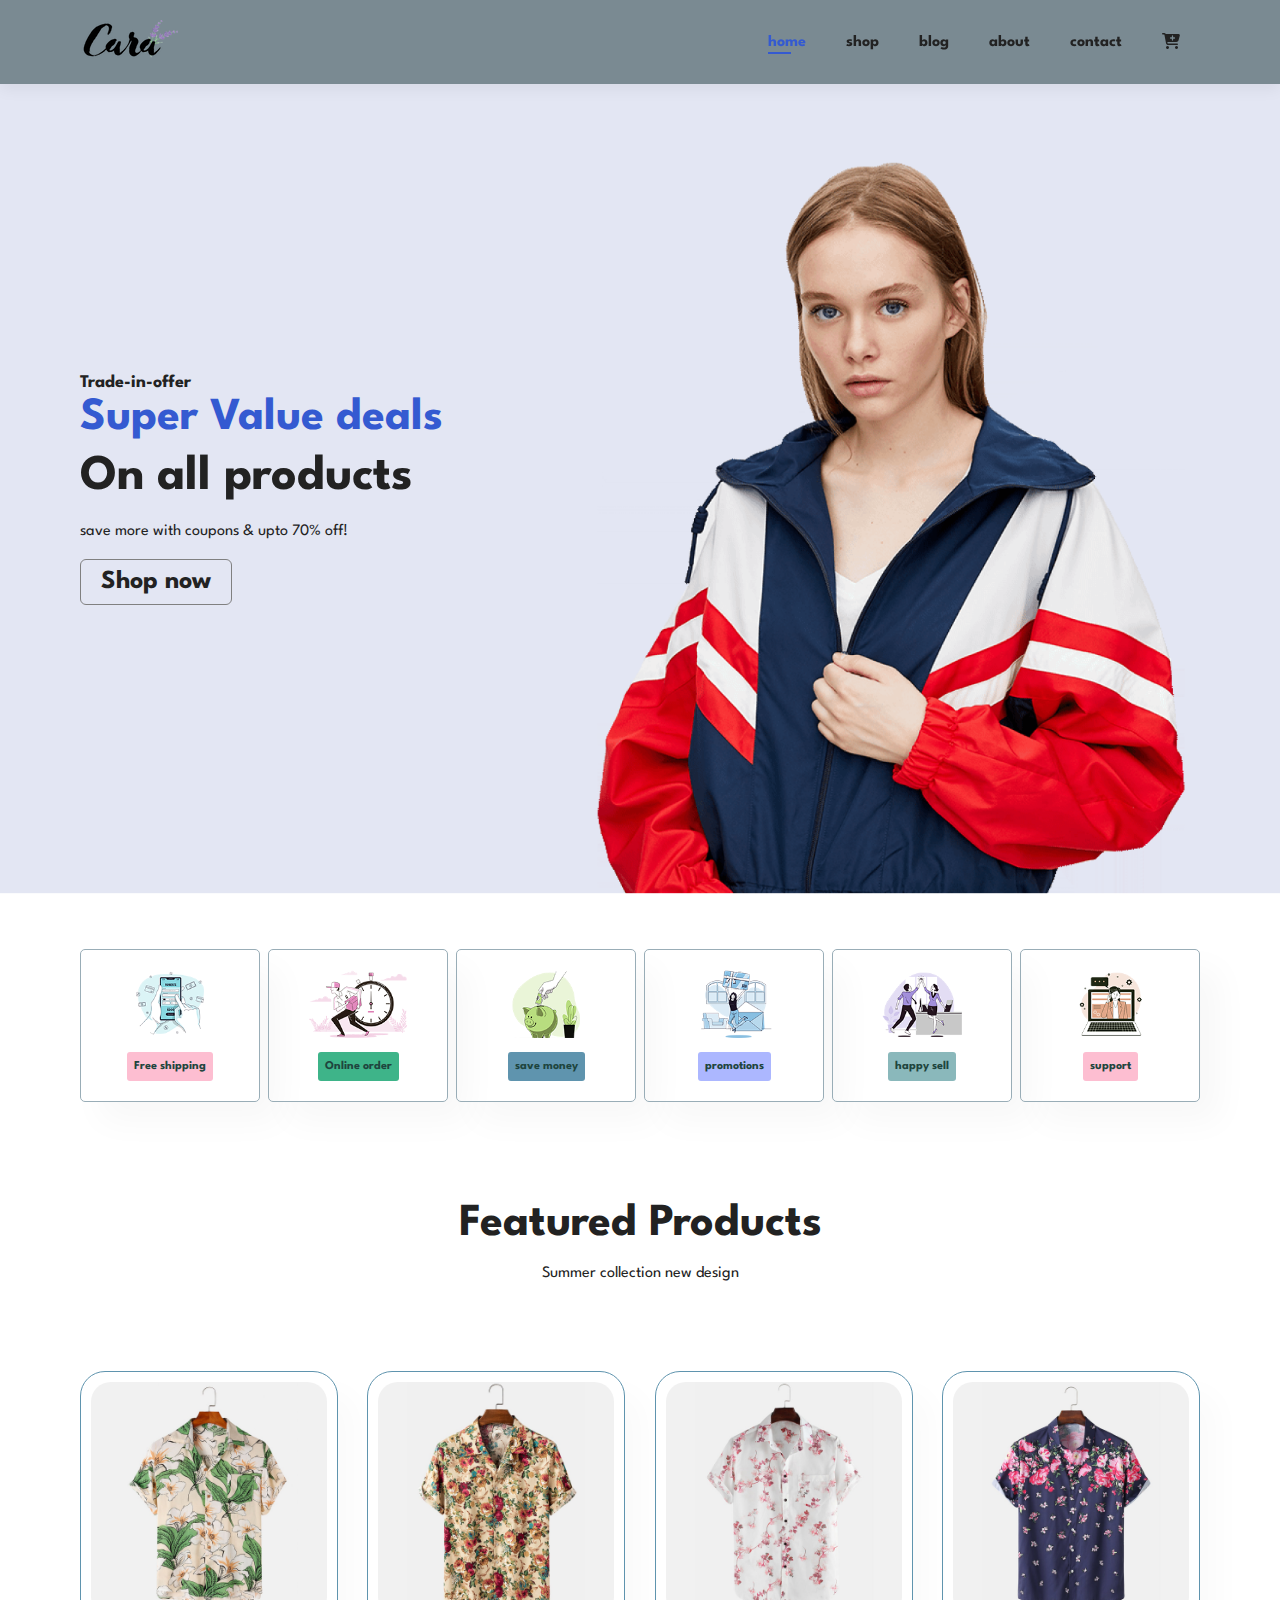
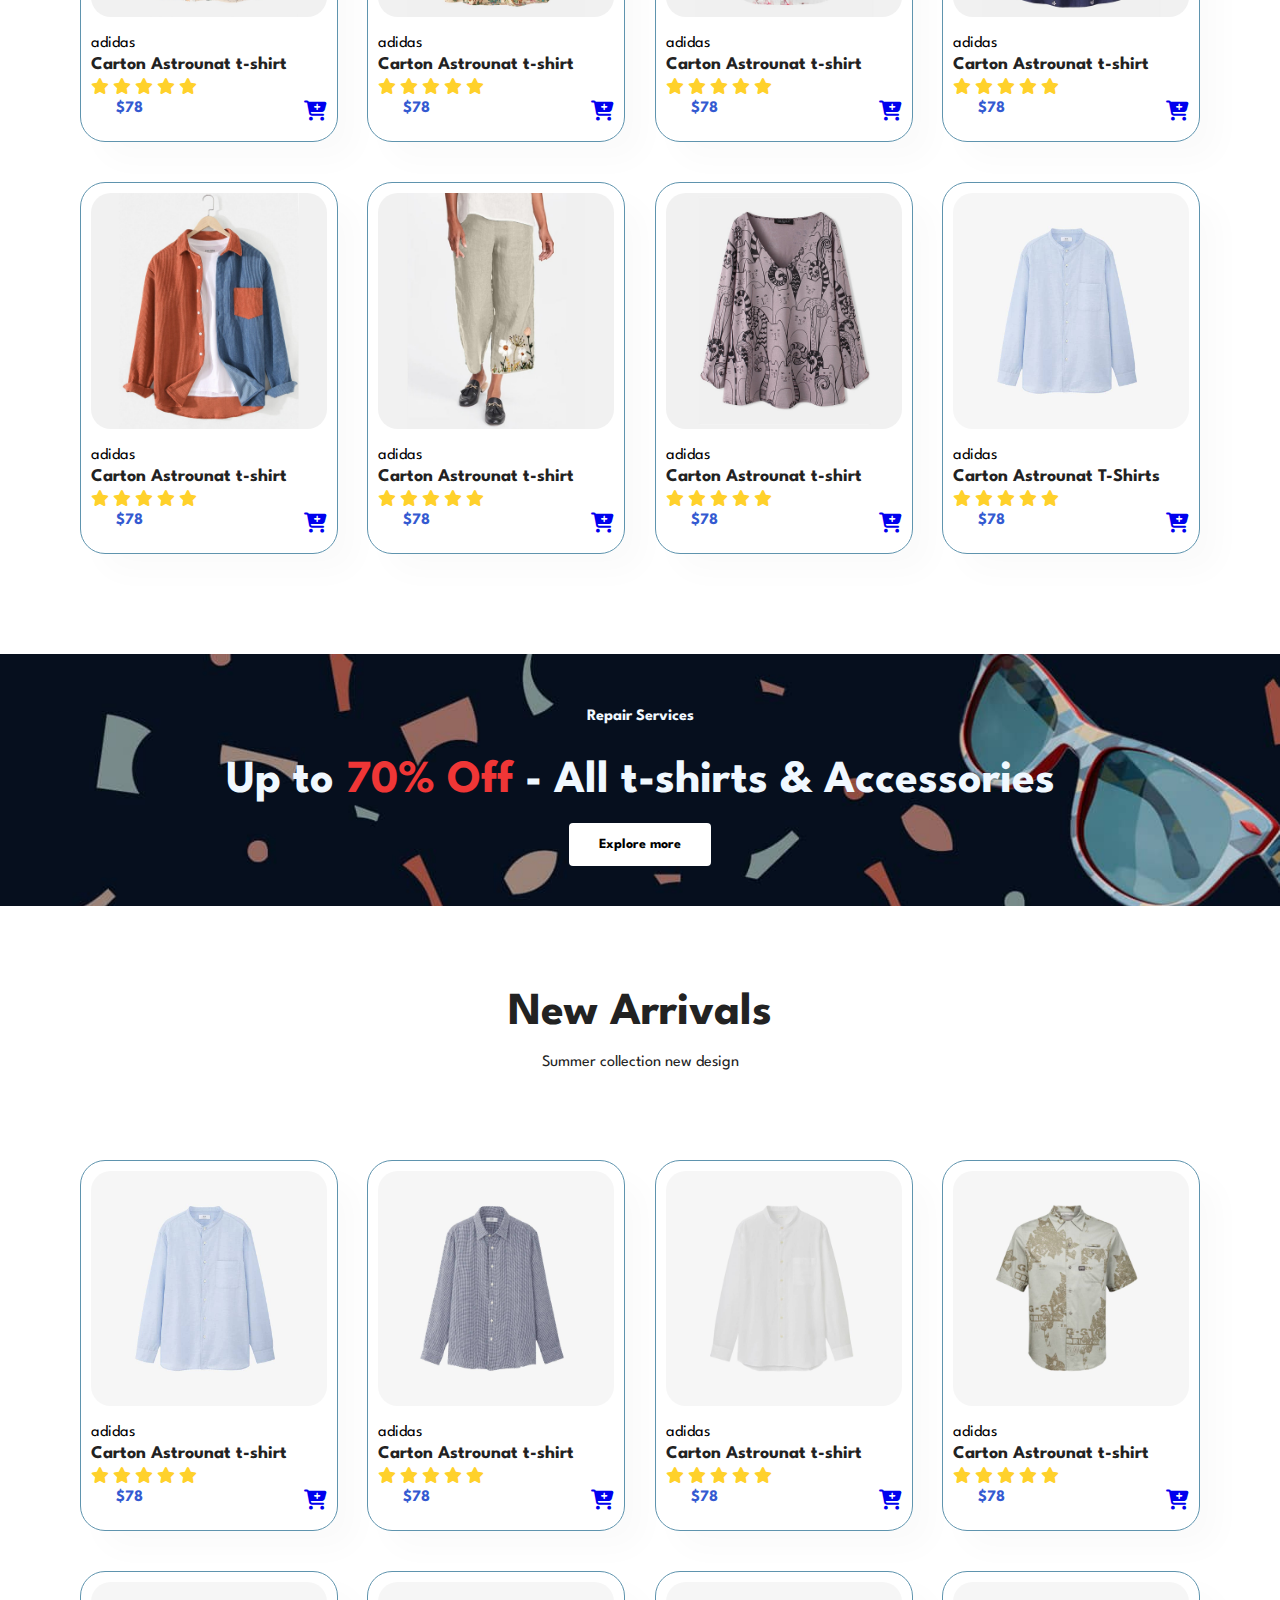
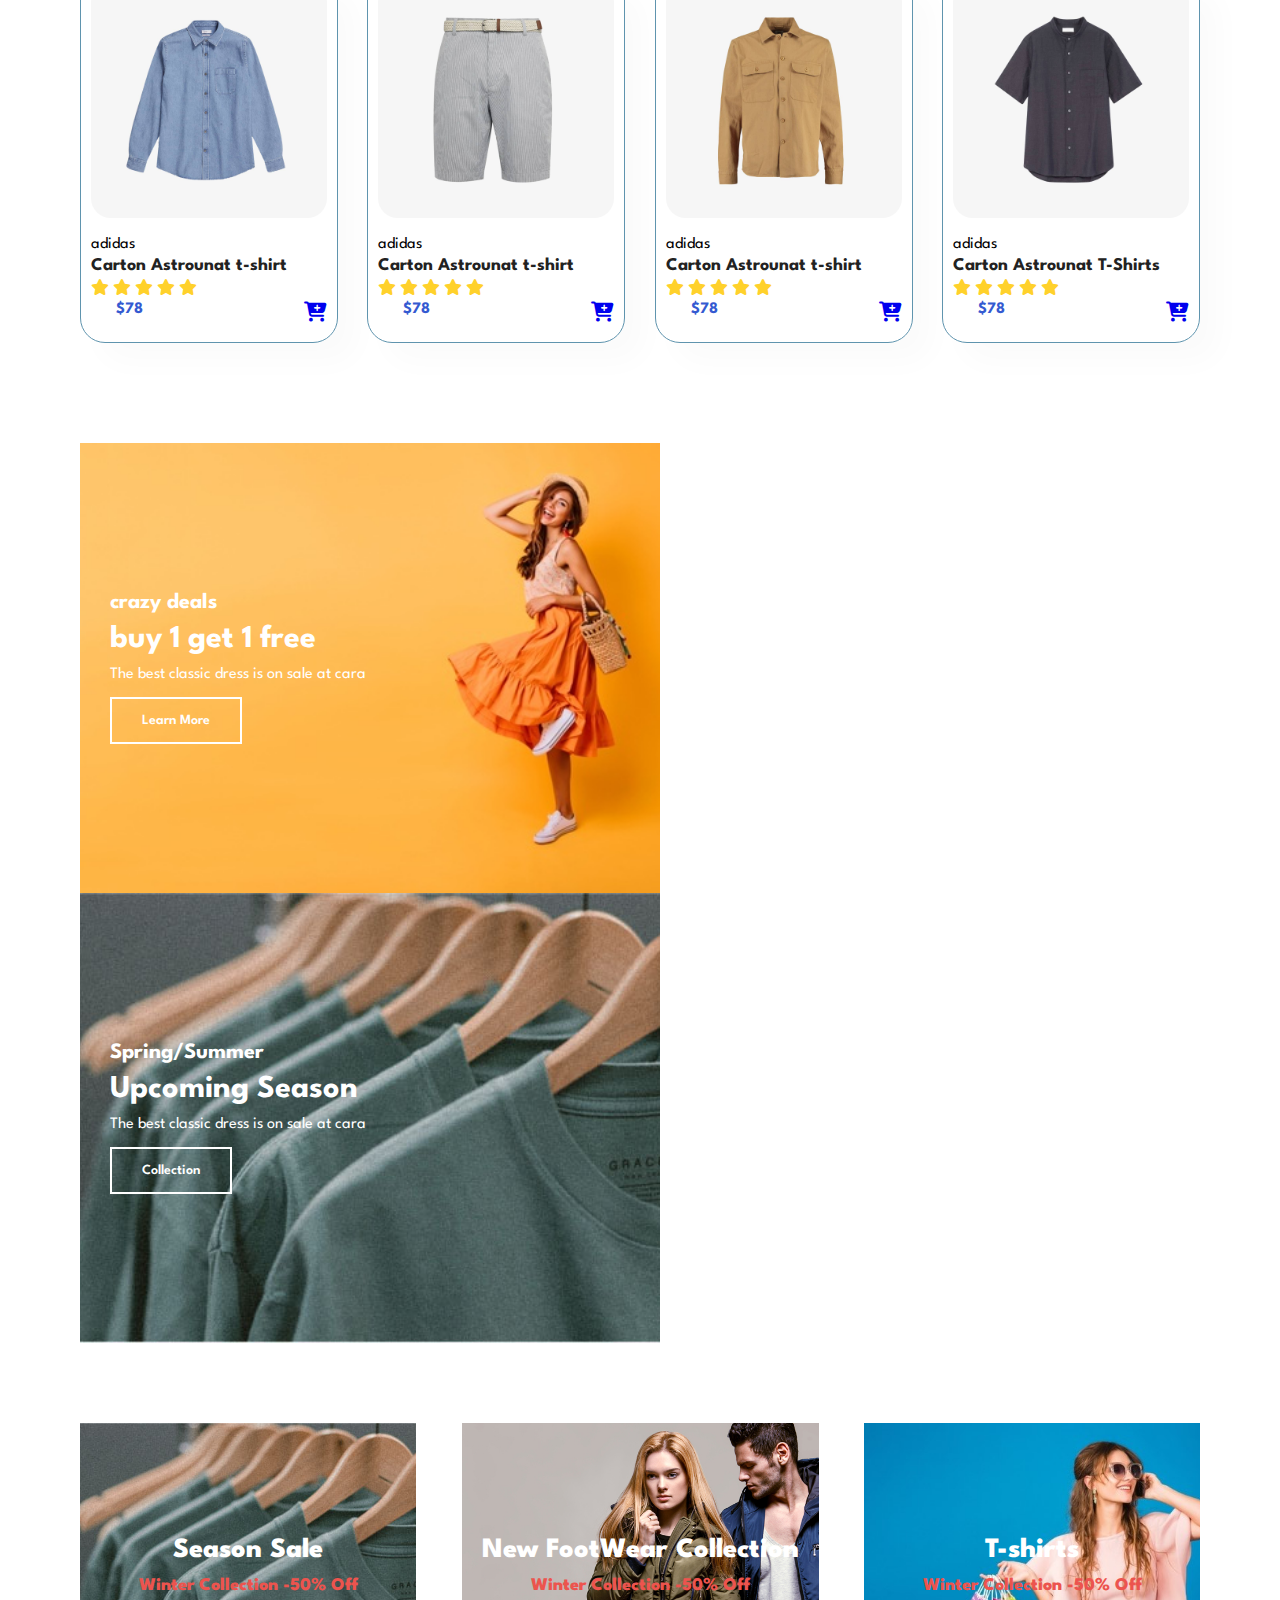
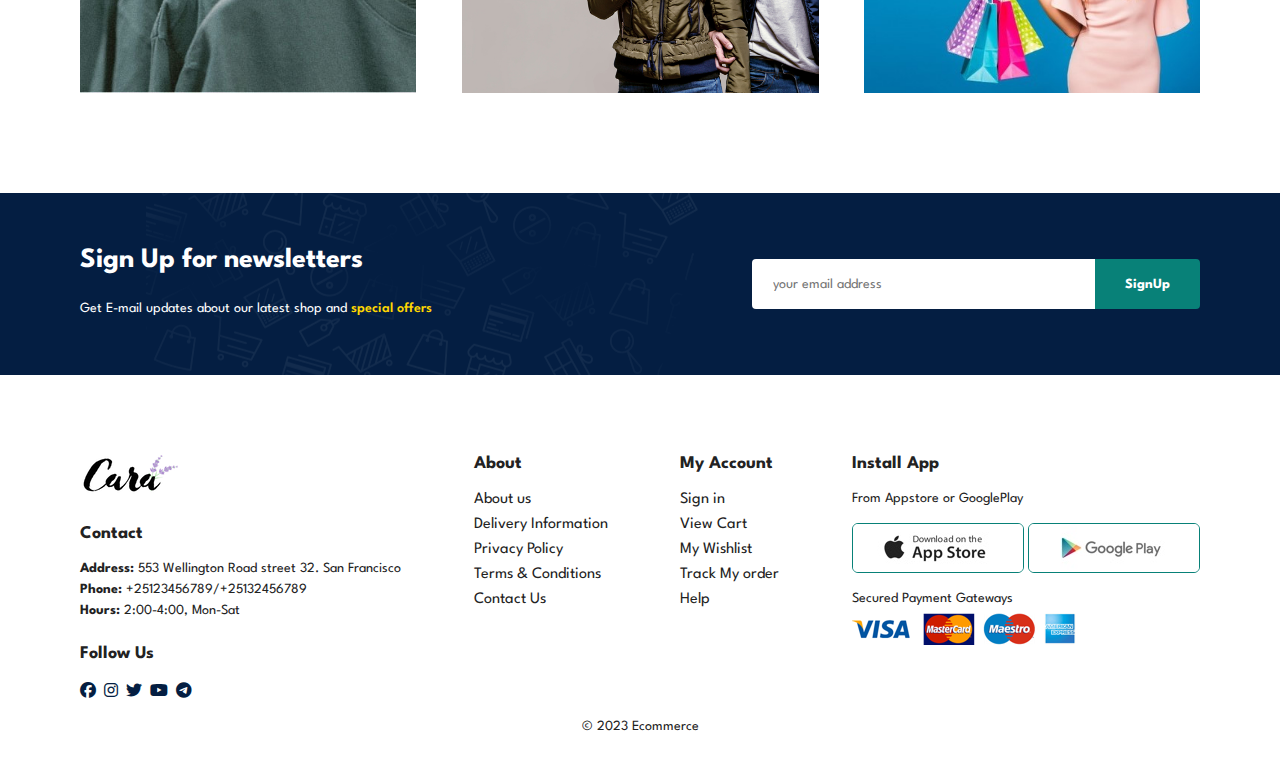
<file: index.html>
<!DOCTYPE html>
<html lang="en">
<head>
	<meta charset="UTF-8">
	<meta http-equiv="X-UA-Compatible" content="IE=edge">
	<meta name="viewport" content="width=device-width, initial-scale=1.0">
	<link rel="stylesheet" href="styles.css">
	<link rel="stylesheet" href="https://cdnjs.cloudflare.com/ajax/libs/font-awesome/6.4.0/css/all.min.css">
	<title>Ecommerce</title>
</head>
<body>
	<section id="header">
			<a href="#"><img src="./images/logo.png" alt="logo" class="logo"></a>
			<div>
				<ul id="navbar">
					<li><a href="index.html" class="active">home</a></li>
					<li><a href="shop.html">shop</a></li>
					<li><a href="blog.html">blog</a></li>
					<li><a href="about.html">about</a></li>
					<li><a href="contact.html">contact</a></li>
					<li><a href="cart.html" id="lg-bag"><i class="fa fa-cart-plus" aria-hidden="true"></i></a></li>
					<a href="#"><i class="fa fa-times" id="close"></i></a>
				</ul>
			</div>
			<div id="mobile">
				<a href="cart.html"><i class="fa fa-cart-plus" aria-hidden="true"></i></a>
				<i class="fa-solid fa-outdent" id="bar"></i>
			</div>
	</section>

	<section id="home">
		<h5>Trade-in-offer</h5>
		<h2>Super Value deals</h2>
		<h1>On all products</h1>
		<p>save more with coupons & upto 70% off!</p>
		<button>Shop now</button>
	</section>

	<section id="feature" class="section-padding">
		<div class="feature-box">
			<img src="./images/features/f1.png" alt="feature-1">
			<h6>Free shipping</h6>
		</div>
		<div class="feature-box">
			<img src="./images/features/f2.png" alt="feature-1">
			<h6>Online order</h6>
		</div>
		<div class="feature-box">
			<img src="./images/features/f3.png" alt="feature-1">
			<h6>save money</h6>
		</div>
		<div class="feature-box">
			<img src="./images/features/f4.png" alt="feature-1">
			<h6>promotions </h6>
		</div>
		<div class="feature-box">
			<img src="./images/features/f5.png" alt="feature-1">
			<h6>happy sell</h6>
		</div>
		<div class="feature-box">
			<img src="./images/features/f6.png" alt="feature-1">
			<h6>support </h6>
		</div>
	</section>

	<section id="products" class="section-padding">
		<h2>Featured Products</h2>
		<p>Summer collection new design</p>
		<div id="product-container">
			<div class="product">
				<img src="./images/products/f2.jpg" alt="p1">
				<div class="description">
					<span>adidas</span>
					<h5>Carton Astrounat t-shirt</h5>
					<div class="star">
						<i class="fa-solid fa-star "></i>
						<i class="fa-solid fa-star"></i>
						<i class="fa-solid fa-star"></i>
						<i class="fa-solid fa-star"></i>
						<i class="fa-solid fa-star"></i>
					</div>
					<h4>$78</h4>
					<a href="#"><i class="fa fa-cart-plus fa-beat cart"></i></a>
				</div>
			</div>
			<div class="product">
				<img src="./images/products/f3.jpg" alt="p1">
				<div class="description">
					<span>adidas</span>
					<h5>Carton Astrounat t-shirt</h5>
					<div class="star">
						<i class="fa-solid fa-star "></i>
						<i class="fa-solid fa-star"></i>
						<i class="fa-solid fa-star"></i>
						<i class="fa-solid fa-star"></i>
						<i class="fa-solid fa-star"></i>
					</div>
					<h4>$78</h4>
					<a href="#"><i class="fa fa-cart-plus fa-beat fa-beat cart"></i></a>
				</div>
			</div>
			<div class="product">
				<img src="./images/products/f4.jpg" alt="p1">
				<div class="description">
					<span>adidas</span>
					<h5>Carton Astrounat t-shirt</h5>
					<div class="star">
						<i class="fa-solid fa-star "></i>
						<i class="fa-solid fa-star"></i>
						<i class="fa-solid fa-star"></i>
						<i class="fa-solid fa-star"></i>
						<i class="fa-solid fa-star"></i>
					</div>
					<h4>$78</h4>
					<a href="#"><i class="fa fa-cart-plus fa-beat cart"></i></a>
				</div>
			</div>
			<div class="product">
				<img src="./images/products/f5.jpg" alt="p1">
				<div class="description">
					<span>adidas</span>
					<h5>Carton Astrounat t-shirt</h5>
					<div class="star">
						<i class="fa-solid fa-star "></i>
						<i class="fa-solid fa-star"></i>
						<i class="fa-solid fa-star"></i>
						<i class="fa-solid fa-star"></i>
						<i class="fa-solid fa-star  "></i>
					</div>
					<h4>$78</h4>
					<a href="#"><i class="fa fa-cart-plus fa-beat cart"></i></a>
				</div>
			</div>
			<div class="product">
				<img src="./images/products/f6.jpg" alt="p1">
				<div class="description">
					<span>adidas</span>
					<h5>Carton Astrounat t-shirt</h5>
					<div class="star">
						<i class="fa-solid fa-star "></i>
						<i class="fa-solid fa-star"></i>
						<i class="fa-solid fa-star"></i>
						<i class="fa-solid fa-star"></i>
						<i class="fa-solid fa-star"></i>
					</div>
					<h4>$78</h4>
					<a href="#"><i class="fa fa-cart-plus fa-beat cart"></i></a>
				</div>
			</div>
			<div class="product">
				<img src="./images/products/f7.jpg" alt="p1">
				<div class="description">
					<span>adidas</span>
					<h5>Carton Astrounat t-shirt</h5>
					<div class="star">
						<i class="fa-solid fa-star "></i>
						<i class="fa-solid fa-star"></i>
						<i class="fa-solid fa-star"></i>
						<i class="fa-solid fa-star"></i>
						<i class="fa-solid fa-star"></i>
					</div>
					<h4>$78</h4>
					<a href="#"><i class="fa fa-cart-plus fa-beat cart"></i></a>
				</div>
			</div>
			<div class="product">
				<img src="./images/products/f8.jpg" alt="p1">
				<div class="description">
					<span>adidas</span>
					<h5>Carton Astrounat t-shirt</h5>
					<div class="star">
						<i class="fa-solid fa-star "></i>
						<i class="fa-solid fa-star"></i>
						<i class="fa-solid fa-star"></i>
						<i class="fa-solid fa-star"></i>
						<i class="fa-solid fa-star"></i>
					</div>
					<h4>$78</h4>
					<a href="#"><i class="fa fa-cart-plus fa-beat cart"></i></a>
				</div>
			</div>
			<div class="product">
				<img src="./images/products/n1.jpg" alt="p1">
				<div class="description">
					<span>adidas</span>
					<h5>Carton Astrounat T-Shirts</h5>
					<div class="star">
						<i class="fa-solid fa-star "></i>
						<i class="fa-solid fa-star"></i>
						<i class="fa-solid fa-star"></i>
						<i class="fa-solid fa-star"></i>
						<i class="fa-solid fa-star"></i>
					</div>
					<h4>$78</h4>
					<a href="#"><i class="fa fa-cart-plus fa-beat cart"></i></a>
				</div>
			</div>
		</div>
	</section>

	<section id="banner" class="section-padding">
		<h4>Repair Services</h4>
		<h2>Up to <span>70% Off</span> - All t-shirts & Accessories</h2>
		<button class="normal">Explore more</button>
	</section>

	<section id="products" class="section-padding">
		<h2>New Arrivals</h2>
		<p>Summer collection new design</p>
		<div id="product-container">
			<div class="product">
				<img src="./images/products/n1.jpg" alt="p1">
				<div class="description">
					<span>adidas</span>
					<h5>Carton Astrounat t-shirt</h5>
					<div class="star">
						<i class="fa-solid fa-star "></i>
						<i class="fa-solid fa-star"></i>
						<i class="fa-solid fa-star"></i>
						<i class="fa-solid fa-star"></i>
						<i class="fa-solid fa-star"></i>
					</div>
					<h4>$78</h4>
					<a href="#"><i class="fa fa-cart-plus fa-beat cart"></i></a>
				</div>
			</div>
			<div class="product">
				<img src="./images/products/n2.jpg" alt="p1">
				<div class="description">
					<span>adidas</span>
					<h5>Carton Astrounat t-shirt</h5>
					<div class="star">
						<i class="fa-solid fa-star "></i>
						<i class="fa-solid fa-star"></i>
						<i class="fa-solid fa-star"></i>
						<i class="fa-solid fa-star"></i>
						<i class="fa-solid fa-star"></i>
					</div>
					<h4>$78</h4>
					<a href="#"><i class="fa fa-cart-plus fa-beat fa-beat cart"></i></a>
				</div>
			</div>
			<div class="product">
				<img src="./images/products/n3.jpg" alt="p1">
				<div class="description">
					<span>adidas</span>
					<h5>Carton Astrounat t-shirt</h5>
					<div class="star">
						<i class="fa-solid fa-star "></i>
						<i class="fa-solid fa-star"></i>
						<i class="fa-solid fa-star"></i>
						<i class="fa-solid fa-star"></i>
						<i class="fa-solid fa-star"></i>
					</div>
					<h4>$78</h4>
					<a href="#"><i class="fa fa-cart-plus fa-beat cart"></i></a>
				</div>
			</div>
			<div class="product">
				<img src="./images/products/n4.jpg" alt="p1">
				<div class="description">
					<span>adidas</span>
					<h5>Carton Astrounat t-shirt</h5>
					<div class="star">
						<i class="fa-solid fa-star "></i>
						<i class="fa-solid fa-star"></i>
						<i class="fa-solid fa-star"></i>
						<i class="fa-solid fa-star"></i>
						<i class="fa-solid fa-star  "></i>
					</div>
					<h4>$78</h4>
					<a href="#"><i class="fa fa-cart-plus fa-beat cart"></i></a>
				</div>
			</div>
			<div class="product">
				<img src="./images/products/n5.jpg" alt="p1">
				<div class="description">
					<span>adidas</span>
					<h5>Carton Astrounat t-shirt</h5>
					<div class="star">
						<i class="fa-solid fa-star "></i>
						<i class="fa-solid fa-star"></i>
						<i class="fa-solid fa-star"></i>
						<i class="fa-solid fa-star"></i>
						<i class="fa-solid fa-star"></i>
					</div>
					<h4>$78</h4>
					<a href="#"><i class="fa fa-cart-plus fa-beat cart"></i></a>
				</div>
			</div>
			<div class="product">
				<img src="./images/products/n6.jpg" alt="p1">
				<div class="description">
					<span>adidas</span>
					<h5>Carton Astrounat t-shirt</h5>
					<div class="star">
						<i class="fa-solid fa-star "></i>
						<i class="fa-solid fa-star"></i>
						<i class="fa-solid fa-star"></i>
						<i class="fa-solid fa-star"></i>
						<i class="fa-solid fa-star"></i>
					</div>
					<h4>$78</h4>
					<a href="#"><i class="fa fa-cart-plus fa-beat cart"></i></a>
				</div>
			</div>
			<div class="product">
				<img src="./images/products/n7.jpg" alt="p1">
				<div class="description">
					<span>adidas</span>
					<h5>Carton Astrounat t-shirt</h5>
					<div class="star">
						<i class="fa-solid fa-star "></i>
						<i class="fa-solid fa-star"></i>
						<i class="fa-solid fa-star"></i>
						<i class="fa-solid fa-star"></i>
						<i class="fa-solid fa-star"></i>
					</div>
					<h4>$78</h4>
					<a href="#"><i class="fa fa-cart-plus fa-beat cart"></i></a>
				</div>
			</div>
			<div class="product">
				<img src="./images/products/n8.jpg" alt="p1">
				<div class="description">
					<span>adidas</span>
					<h5>Carton Astrounat T-Shirts</h5>
					<div class="star">
						<i class="fa-solid fa-star "></i>
						<i class="fa-solid fa-star"></i>
						<i class="fa-solid fa-star"></i>
						<i class="fa-solid fa-star"></i>
						<i class="fa-solid fa-star"></i>
					</div>
					<h4>$78</h4>
					<a href="#"><i class="fa fa-cart-plus fa-beat cart"></i></a>
				</div>
			</div>
		</div>
	</section>

	<section id="sm-banner" class="section-padding">
		<div class="banner-box">
			<h5>crazy deals</h5>
			<h2>buy 1 get 1 free</h2>
			<span>The best classic dress is on sale at cara</span>
			<button>Learn More</button>
		</div>
		<div class="banner-box">
			<h5>Spring/Summer </h5>
			<h2>Upcoming Season</h2>
			<span>The best classic dress is on sale at cara</span>
			<button>Collection</button>
		</div>		
	</section>
			
	<section id="banner3" class="section-padding">
		<div class="banner-box">		
			<h2>Season Sale</h2>
			<h3>Winter Collection -50% Off</h3>
		</div>	
		<div class="banner-box">		
			<h2>New FootWear Collection</h2>
			<h3>Winter Collection -50% Off</h3>
		</div>	
		<div class="banner-box">		
			<h2>T-shirts</h2>
			<h3>Winter Collection -50% Off</h3>
		</div>	
	</section>

	<section id="newsletter" class="section-margin">
		<div>
			<h2>Sign Up for newsletters</h2>
			<p>Get E-mail updates about our latest shop and <span>special offers</span></p>
		</div>
		<div class="form">
			<input type="text" placeholder="your email address">
			<button type="submit" class="normal">SignUp</button>
		</div>
	</section>

	<footer id="footer" class="section-padding">
		<div class="col">
			<img src="./images/logo.png" alt="logo" class="logo">
			<h5>Contact</h5>
			<p><strong>Address: </strong>553 Wellington Road street 32. San Francisco</p>
			<p><strong>Phone: </strong>+25123456789/+25132456789</p>
			<p><strong>Hours: </strong>2:00-4:00, Mon-Sat</p>		
			<div class="follow">
				<h5>Follow Us</h5>
				<div class="icon">
					<i class="fa-brands fa-facebook"></i>
					<i class="fa-brands fa-instagram"></i>
					<i class="fa-brands fa-twitter"></i>
					<i class="fa-brands fa-youtube"></i>
					<i class="fa-brands fa-telegram"></i>
				</div>
			</div>
		</div>
		<div class="col">
			<h5>About</h5>
			<a href="#">About us</a>
			<a href="#">Delivery Information</a>
			<a href="#">Privacy Policy</a>
			<a href="#">Terms & Conditions</a>
			<a href="#">Contact Us</a>
		</div>
		<div class="col">
			<h5>My Account</h5>
			<a href="#">Sign in</a >
			<a href="#">View Cart</a >
			<a href="#">My Wishlist</a >
			<a href="#">Track My order</a >
			<a href="#">Help</a >
		</div>
		<div class="col">
			<h5>Install App</h5>
			<p>From Appstore or GooglePlay</p>
			<div class="app">
				<img src="./images/pay/app.jpg" alt="">
				<img src="./images/pay/play.jpg" alt="">
			</div>
			<p>Secured Payment Gateways</p>
			<img src="./images/pay/pay.png" alt="">
		</div>
		<div class="copyright">
			<p>	&copy; 2023 Ecommerce</p>
		</div>
		
	</footer>

	<script src="script.js"></script>
</body>
</html>
</file>
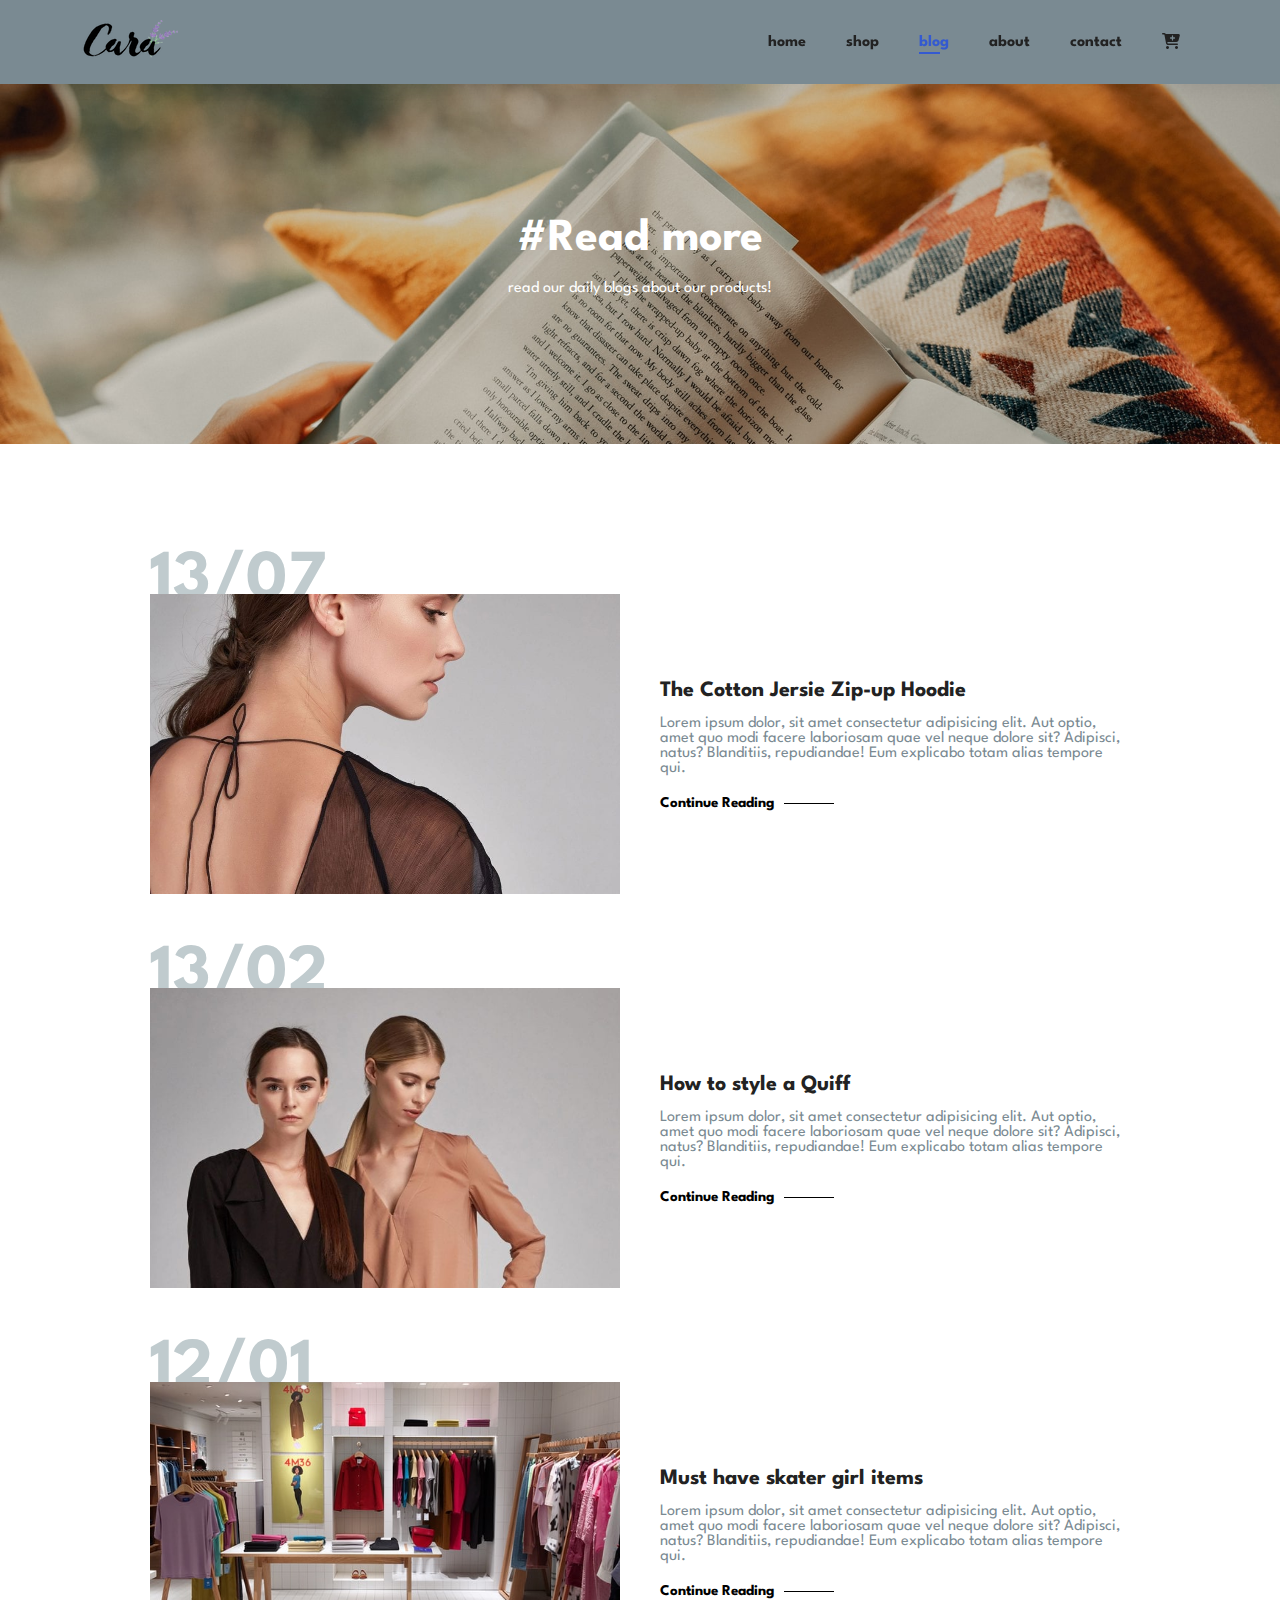
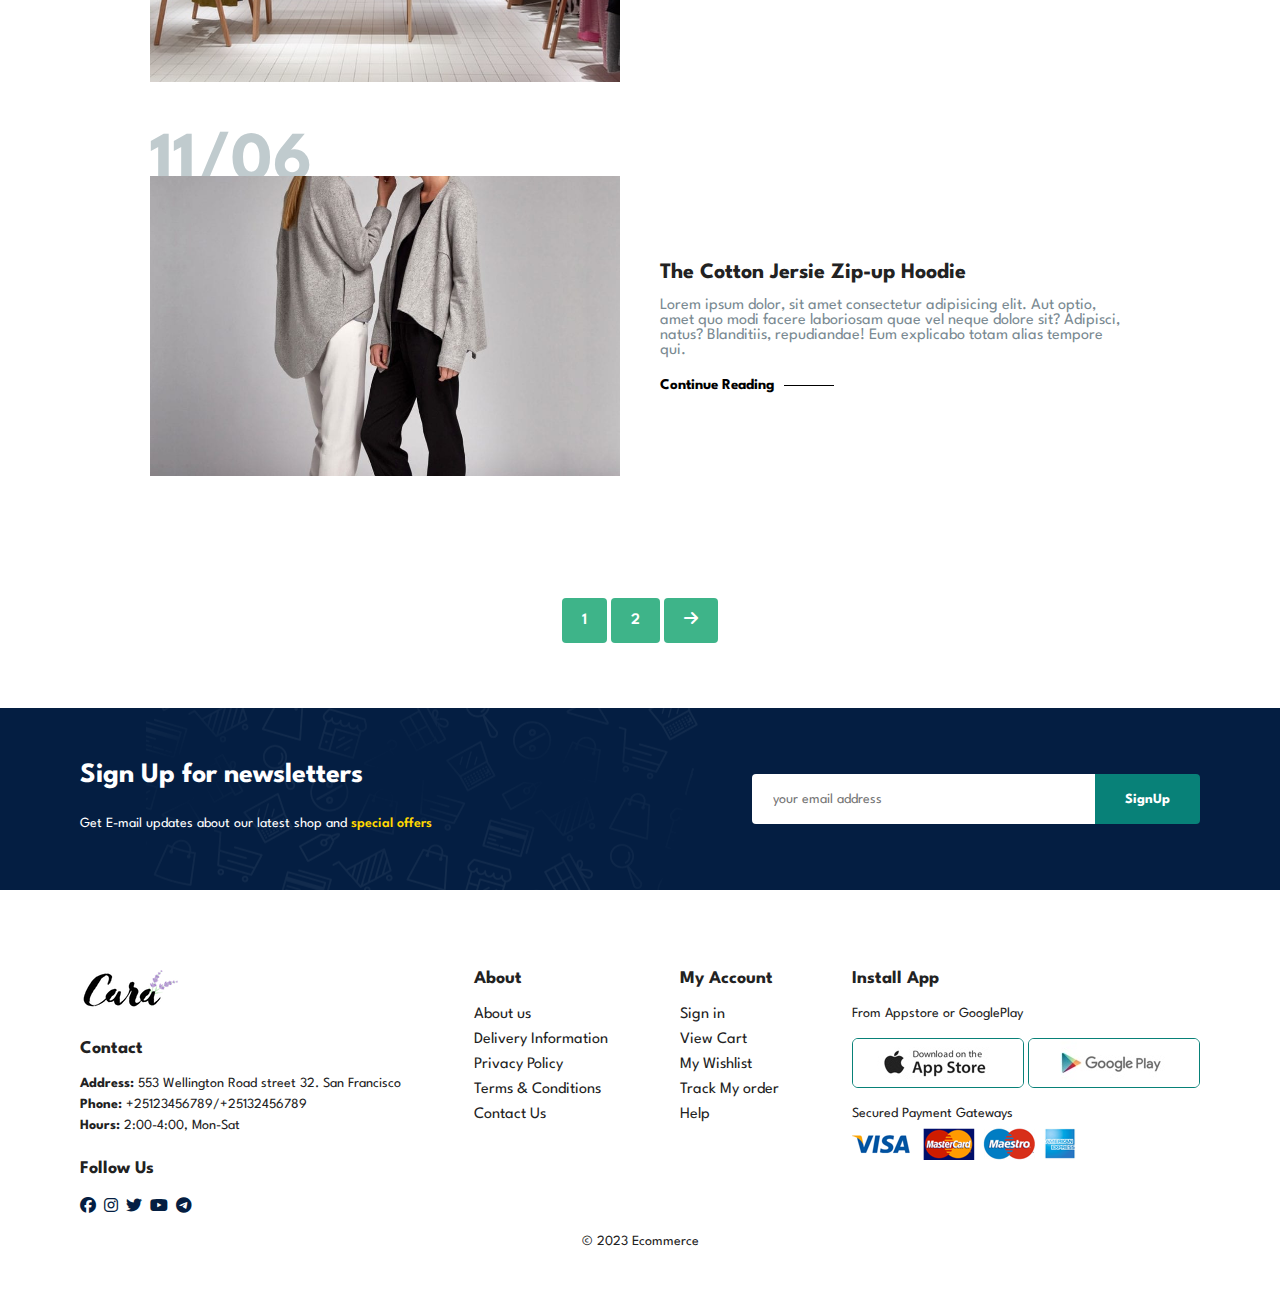
<file: blog.html>
<!DOCTYPE html>
<html lang="en">
<head>
	<meta charset="UTF-8">
	<meta http-equiv="X-UA-Compatible" content="IE=edge">
	<meta name="viewport" content="width=device-width, initial-scale=1.0">
	<link rel="stylesheet" href="styles.css">
	<link rel="stylesheet" href="https://cdnjs.cloudflare.com/ajax/libs/font-awesome/6.4.0/css/all.min.css">
	<title>Ecommerce</title>
</head>
<body>
	<section id="header">
			<a href="#"><img src="./images/logo.png" alt="logo" class="logo"></a>
			<div>
				<ul id="navbar">
					<li><a href="index.html">home</a></li>
					<li><a href="shop.html" >shop</a></li>
					<li><a href="blog.html" class="active">blog</a></li>
					<li><a href="about.html">about</a></li>
					<li><a href="contact.html">contact</a></li>
					<li><a href="cart.html" id="lg-bag"><i class="fa fa-cart-plus" aria-hidden="true"></i></a></li>
					<a href="#"><i class="fa fa-times" id="close"></i></a>
				</ul>
			</div>
			<div id="mobile">
				<a href="cart.html"><i class="fa fa-cart-plus" aria-hidden="true"></i></a>
				<i class="fa-solid fa-outdent" id="bar"></i>
			</div>
	</section>

	<section id="page-header" class="blog-header">
		<h2>#Read more</h2>	
		<p>read our daily blogs about our products!</p>
	</section>

    <section id="blog-page">
        <div class="blog">
            <div class="blog-img">
                <img src="images/blog/b1.jpg" alt="">
            </div>
            <div class="blog-details">
                <h5>The Cotton Jersie Zip-up Hoodie</h5>
                <p>Lorem ipsum dolor, sit amet consectetur adipisicing elit. Aut optio, amet quo modi facere laboriosam quae vel neque dolore sit? Adipisci, natus? Blanditiis, repudiandae! Eum explicabo totam alias tempore qui.</p>
                <a href="#">Continue Reading</a>
            </div>
            <h2>13/07</h2>
        </div>
        <div class="blog">
            <div class="blog-img">
                <img src="images/blog/b2.jpg" alt="">
            </div>
            <div class="blog-details">
                <h5>How to style a Quiff</h5>
                <p>Lorem ipsum dolor, sit amet consectetur adipisicing elit. Aut optio, amet quo modi facere laboriosam quae vel neque dolore sit? Adipisci, natus? Blanditiis, repudiandae! Eum explicabo totam alias tempore qui.</p>
                <a href="#">Continue Reading</a>
            </div>
            <h2>13/02</h2>
        </div>
        <div class="blog">
            <div class="blog-img">
                <img src="images/blog/b3.jpg" alt="">
            </div>
            <div class="blog-details">
                <h5>Must have skater girl items</h5>
                <p>Lorem ipsum dolor, sit amet consectetur adipisicing elit. Aut optio, amet quo modi facere laboriosam quae vel neque dolore sit? Adipisci, natus? Blanditiis, repudiandae! Eum explicabo totam alias tempore qui.</p>
                <a href="#">Continue Reading</a>
            </div>
            <h2>12/01</h2>
        </div>
        <div class="blog">
            <div class="blog-img">
                <img src="images/blog/b4.jpg" alt="">
            </div>
            <div class="blog-details">
                <h5>The Cotton Jersie Zip-up Hoodie</h5>
                <p>Lorem ipsum dolor, sit amet consectetur adipisicing elit. Aut optio, amet quo modi facere laboriosam quae vel neque dolore sit? Adipisci, natus? Blanditiis, repudiandae! Eum explicabo totam alias tempore qui.</p>
                <a href="#">Continue Reading</a>
            </div>
            <h2>11/06</h2>
        </div>
    </section>
    <section id="pagination" class="section-padding">
        <a href="#">1</a>
        <a href="#">2</a>
        <a href="#"><i class="fa-solid fa-arrow-right"></i></a>
    </section>

	<section id="newsletter" class="section-margin">
		<div>
			<h2>Sign Up for newsletters</h2>
			<p>Get E-mail updates about our latest shop and <span>special offers</span></p>
		</div>
		<div class="form">
			<input type="text" placeholder="your email address">
			<button type="submit" class="normal">SignUp</button>
		</div>
	</section>

	<footer id="footer" class="section-padding">
		<div class="col">
			<img src="./images/logo.png" alt="logo" class="logo">
			<h5>Contact</h5>
			<p><strong>Address: </strong>553 Wellington Road street 32. San Francisco</p>
			<p><strong>Phone: </strong>+25123456789/+25132456789</p>
			<p><strong>Hours: </strong>2:00-4:00, Mon-Sat</p>		
			<div class="follow">
				<h5>Follow Us</h5>
				<div class="icon">
					<i class="fa-brands fa-facebook"></i>
					<i class="fa-brands fa-instagram"></i>
					<i class="fa-brands fa-twitter"></i>
					<i class="fa-brands fa-youtube"></i>
					<i class="fa-brands fa-telegram"></i>
				</div>
			</div>
		</div>
		<div class="col">
			<h5>About</h5>
			<a href="#">About us</a>
			<a href="#">Delivery Information</a>
			<a href="#">Privacy Policy</a>
			<a href="#">Terms & Conditions</a>
			<a href="#">Contact Us</a>
		</div>
		<div class="col">
			<h5>My Account</h5>
			<a href="#">Sign in</a >
			<a href="#">View Cart</a >
			<a href="#">My Wishlist</a >
			<a href="#">Track My order</a >
			<a href="#">Help</a >
		</div>
		<div class="col">
			<h5>Install App</h5>
			<p>From Appstore or GooglePlay</p>
			<div class="app">
				<img src="./images/pay/app.jpg" alt="">
				<img src="./images/pay/play.jpg" alt="">
			</div>
			<p>Secured Payment Gateways</p>
			<img src="./images/pay/pay.png" alt="">
		</div>
		<div class="copyright">
			<p>	&copy; 2023 Ecommerce</p>
		</div>
		
	</footer>

	<script src="script.js"></script>
</body>
</html>
</file>
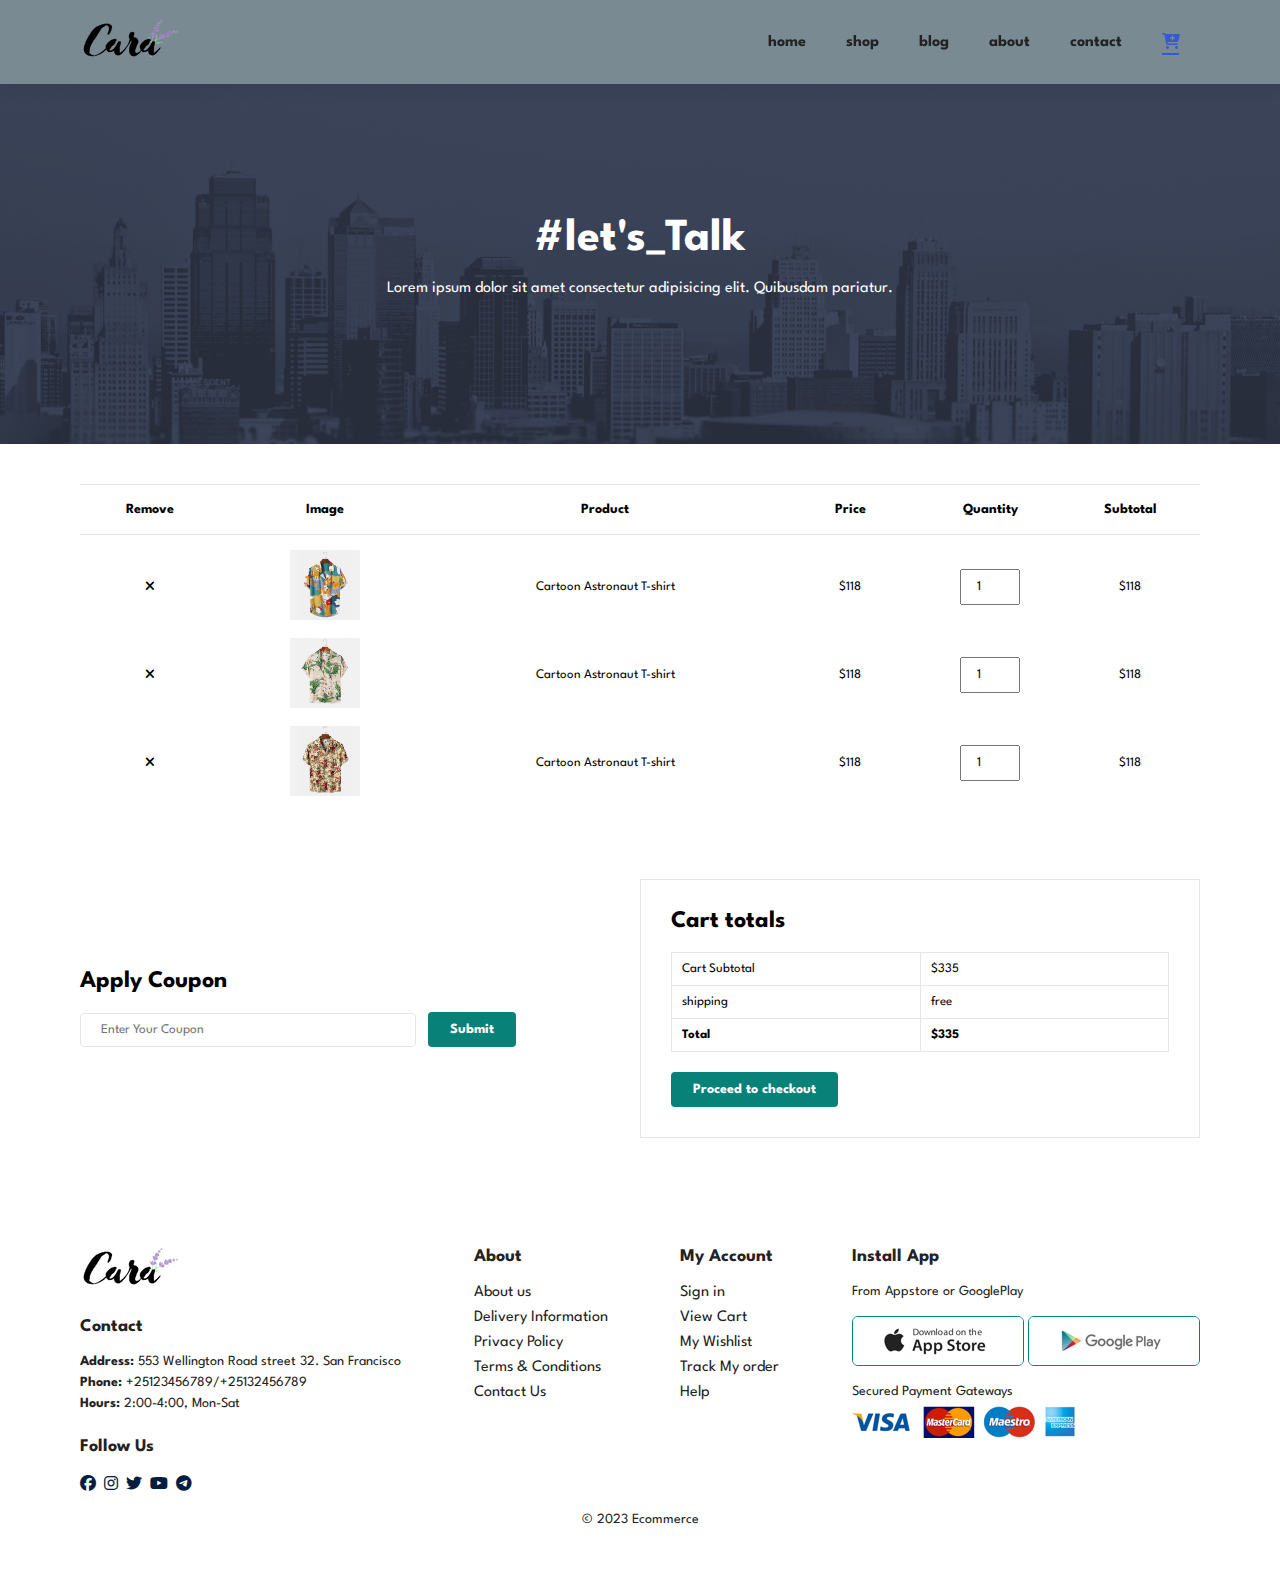
<file: cart.html>
<!DOCTYPE html>
<html lang="en">
<head>
	<meta charset="UTF-8">
	<meta http-equiv="X-UA-Compatible" content="IE=edge">
	<meta name="viewport" content="width=device-width, initial-scale=1.0">
	<link rel="stylesheet" href="styles.css">
	<link rel="stylesheet" href="https://cdnjs.cloudflare.com/ajax/libs/font-awesome/6.4.0/css/all.min.css">
	<title>Ecommerce</title>
</head>
<body>
	<section id="header">
			<a href="#"><img src="./images/logo.png" alt="logo" class="logo"></a>
			<div>
				<ul id="navbar">
					<li><a href="index.html">home</a></li>
					<li><a href="shop.html" >shop</a></li>
					<li><a href="blog.html">blog</a></li>
					<li><a href="about.html">about</a></li>
					<li><a href="contact.html">contact</a></li>
					<li><a href="cart.html" class="active" id="lg-bag"><i class="fa fa-cart-plus" aria-hidden="true"></i></a></li>
					<a href="#"><i class="fa fa-times" id="close"></i></a>
				</ul>
			</div>
			<div id="mobile">
				<a href="cart.html"><i class="fa fa-cart-plus" aria-hidden="true"></i></a>
				<i class="fa-solid fa-outdent" id="bar"></i>
			</div>
	</section>

	<section id="page-header" class="about-header">
		<h2>#let's_Talk</h2>	
		<p>Lorem ipsum dolor sit amet consectetur adipisicing elit. Quibusdam pariatur.</p>
	</section>

	<section id="cart" class="section-padding">
		<table width="100%">
			<thead>
				<tr>
					<td>Remove</td>
					<td>Image</td>
					<td>Product</td>
					<td>Price</td>
					<td>Quantity</td>
					<td>Subtotal</td>
				</tr>
			</thead>
			<tbody>
				<tr>
					<td><i class="fa-sharp fa-solid fa-xmark"></i></td>
					<td><img src="images/products/f1.jpg" alt=""></td>
					<td>Cartoon Astronaut T-shirt</td>
					<td>$118</td>
					<td><input type="number" name="Quantity" id="Quantity" value="1"/></td>
					<td>$118</td>
				</tr>
				<tr>
					<td><i class="fa-sharp fa-solid fa-xmark"></i></td>
					<td><img src="images/products/f2.jpg" alt=""></td>
					<td>Cartoon Astronaut T-shirt</td>
					<td>$118</td>
					<td><input type="number" name="Quantity" id="Quantity" value="1"/></td>
					<td>$118</td>
				</tr>
				<tr>
					<td><i class="fa-sharp fa-solid fa-xmark"></i></td>
					<td><img src="images/products/f3.jpg" alt=""></td>
					<td>Cartoon Astronaut T-shirt</td>
					<td>$118</td>
					<td><input type="number" name="Quantity" id="Quantity" value="1"/></td>
					<td>$118</td>
				</tr>
			</tbody>
		</table>
	</section>

	<section id="cart-add" class="section-padding">
		<div class="coupon">
			<h3>Apply Coupon</h3>
			<div>
				<input type="text" placeholder="Enter Your Coupon">
				<button class="normal">Submit</button>
			</div>
		</div>

		<div class="subtotal">
			<h3>Cart totals</h3>
			<table>
				<tr>
					<td>Cart Subtotal</td>
					<td>$335</td>
				</tr>
				<tr>
					<td>shipping</td>
					<td>free</td>
				</tr>
				<tr>
					<td><strong>Total</strong></td>
					<td><strong>$335</strong></td>
				</tr>
			</table>
			<button class="normal">Proceed to checkout</button>
		</div>
		
	</section>

	<footer id="footer" class="section-padding">
		<div class="col">
			<img src="./images/logo.png" alt="logo" class="logo">
			<h5>Contact</h5>
			<p><strong>Address: </strong>553 Wellington Road street 32. San Francisco</p>
			<p><strong>Phone: </strong>+25123456789/+25132456789</p>
			<p><strong>Hours: </strong>2:00-4:00, Mon-Sat</p>		
			<div class="follow">
				<h5>Follow Us</h5>
				<div class="icon">
					<i class="fa-brands fa-facebook"></i>
					<i class="fa-brands fa-instagram"></i>
					<i class="fa-brands fa-twitter"></i>
					<i class="fa-brands fa-youtube"></i>
					<i class="fa-brands fa-telegram"></i>
				</div>
			</div>
		</div>
		<div class="col">
			<h5>About</h5>
			<a href="#">About us</a>
			<a href="#">Delivery Information</a>
			<a href="#">Privacy Policy</a>
			<a href="#">Terms & Conditions</a>
			<a href="#">Contact Us</a>
		</div>
		<div class="col">
			<h5>My Account</h5>
			<a href="#">Sign in</a >
			<a href="#">View Cart</a >
			<a href="#">My Wishlist</a >
			<a href="#">Track My order</a >
			<a href="#">Help</a >
		</div>
		<div class="col">
			<h5>Install App</h5>
			<p>From Appstore or GooglePlay</p>
			<div class="app">
				<img src="./images/pay/app.jpg" alt="">
				<img src="./images/pay/play.jpg" alt="">
			</div>
			<p>Secured Payment Gateways</p>
			<img src="./images/pay/pay.png" alt="">
		</div>
		<div class="copyright">
			<p>	&copy; 2023 Ecommerce</p>
		</div>
		
	</footer>

	<script src="script.js"></script>
</body>
</html>
</file>
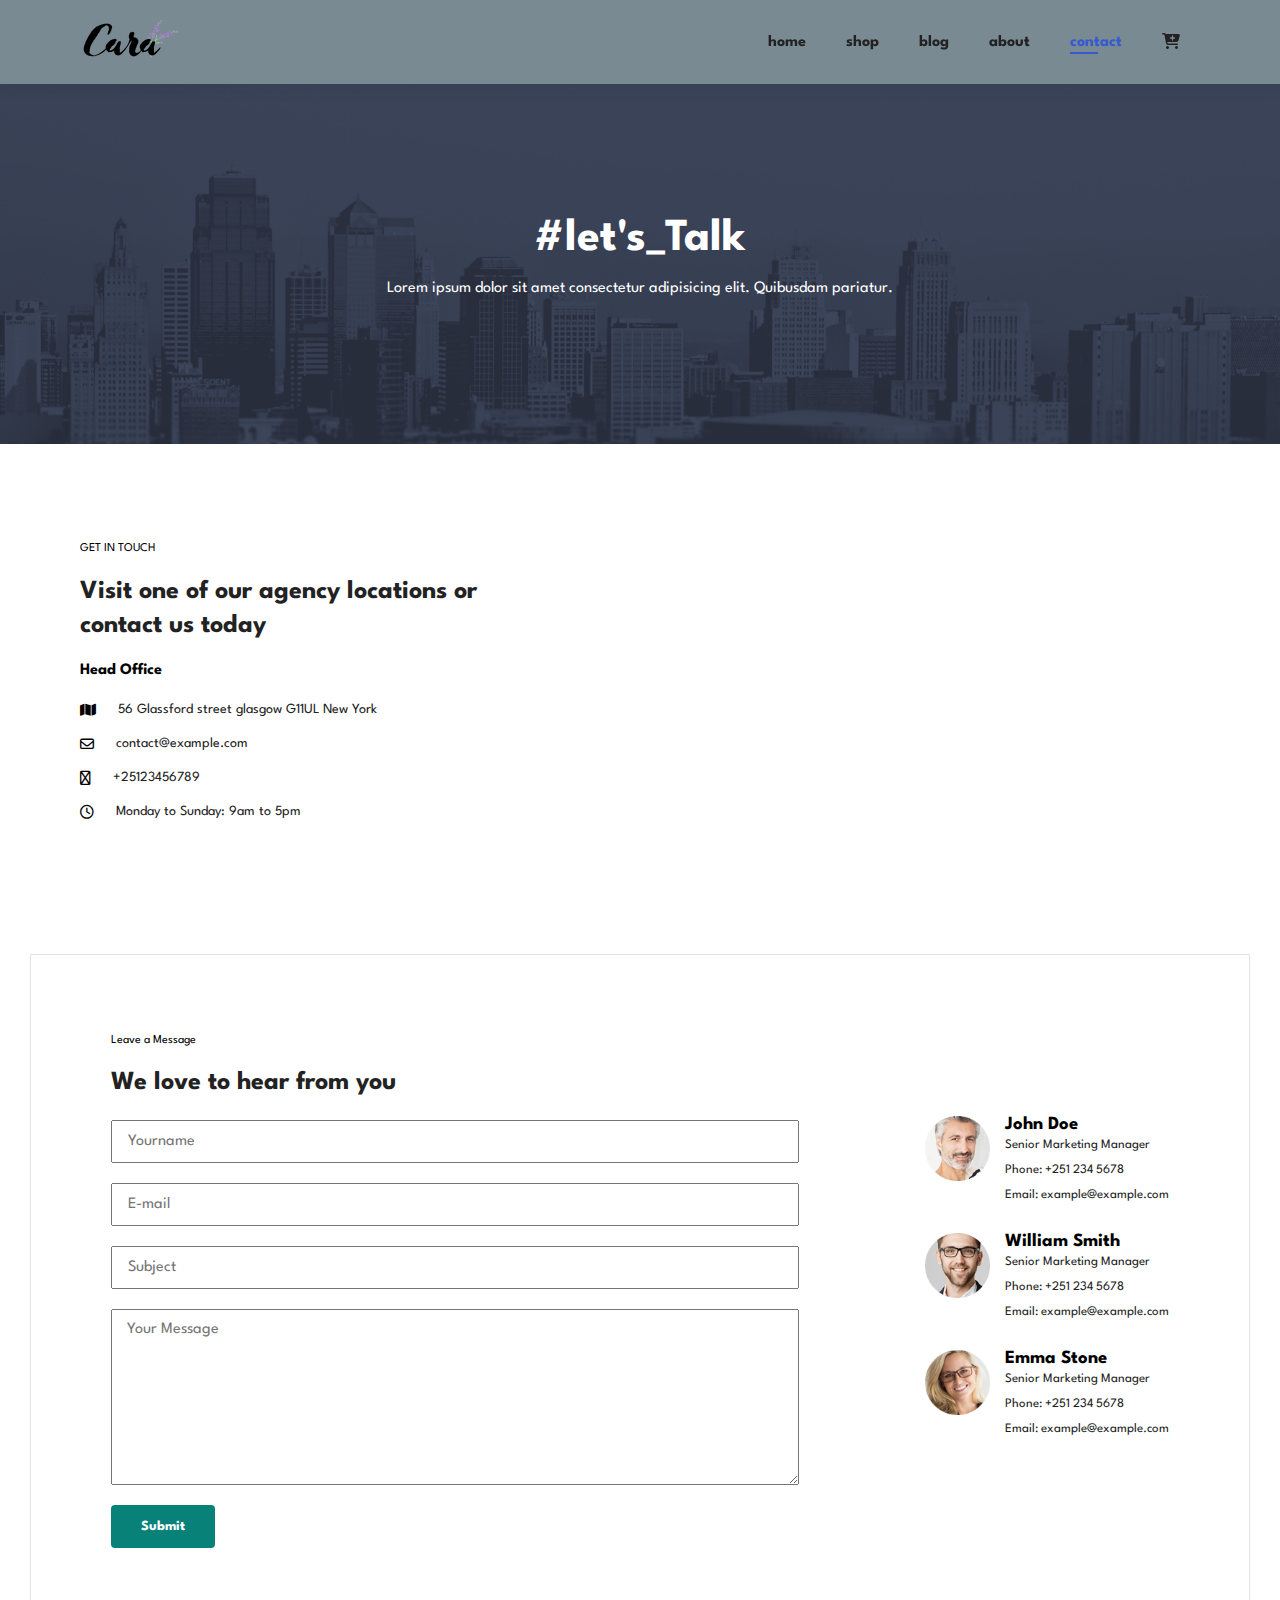
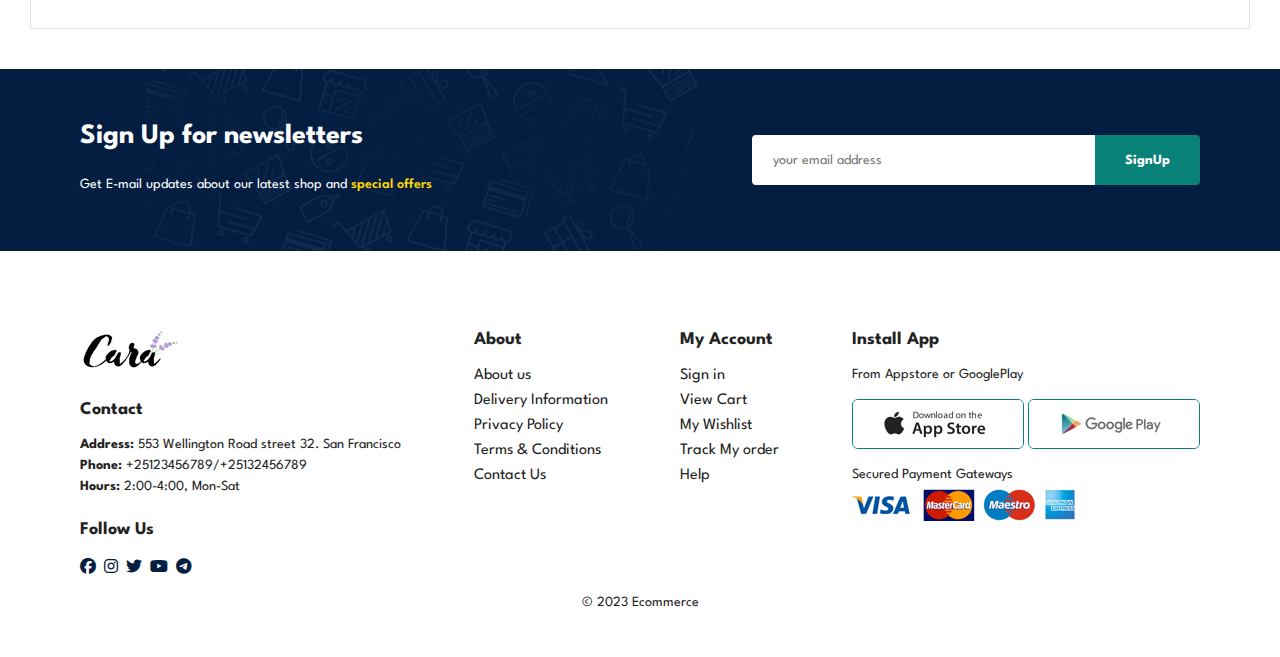
<file: contact.html>
<!DOCTYPE html>
<html lang="en">
<head>
	<meta charset="UTF-8">
	<meta http-equiv="X-UA-Compatible" content="IE=edge">
	<meta name="viewport" content="width=device-width, initial-scale=1.0">
	<link rel="stylesheet" href="styles.css">
	<link rel="stylesheet" href="https://cdnjs.cloudflare.com/ajax/libs/font-awesome/6.4.0/css/all.min.css">
	<title>Ecommerce</title>
</head>
<body>
	<section id="header">
			<a href="#"><img src="./images/logo.png" alt="logo" class="logo"></a>
			<div>
				<ul id="navbar">
					<li><a href="index.html">home</a></li>
					<li><a href="shop.html" >shop</a></li>
					<li><a href="blog.html">blog</a></li>
					<li><a href="about.html">about</a></li>
					<li><a href="contact.html" class="active">contact</a></li>
					<li><a href="cart.html" id="lg-bag"><i class="fa fa-cart-plus" aria-hidden="true"></i></a></li>
					<a href="#"><i class="fa fa-times" id="close"></i></a>
				</ul>
			</div>
			<div id="mobile">
				<a href="cart.html"><i class="fa fa-cart-plus" aria-hidden="true"></i></a>
				<i class="fa-solid fa-outdent" id="bar"></i>
			</div>
	</section>

	<section id="page-header" class="about-header">
		<h2>#let's_Talk</h2>	
		<p>Lorem ipsum dolor sit amet consectetur adipisicing elit. Quibusdam pariatur.</p>
	</section>

	<section id="contact-page" class="section-padding">
		<div class="details">
			<span>GET IN TOUCH</span>
			<h2>Visit one of our agency locations or contact us today</h2>
			<h3>Head Office</h3>
			<div>
				<li>
					<i class="fa-solid fa-map"></i>
					<p>56 Glassford street glasgow G11UL New York</p>
				</li>
				<li>
					<i class="fa-regular fa-envelope"></i>
					<p>contact@example.com</p>
				</li>
				<li>
					<i class="fa-regular fa-phone"></i>
					<p>+25123456789</p>
				</li>
				<li>
					<i class="fa-regular fa-clock"></i>
					<p>Monday to Sunday: 9am to 5pm</p>
				</li>
			</div>
		</div>
		<div class="map">
			<iframe src="https://www.google.com/maps/embed?pb=!1m18!1m12!1m3!1d3945.282017164489!2d39.29187997456721!3d8.568858391475276!2m3!1f0!2f0!3f0!3m2!1i1024!2i768!4f13.1!3m3!1m2!1s0x164b1fe4c294e6cb%3A0x6b86d6a89f24215c!2sAdama%20Science%20And%20Technology%20University%20%2CASTU%2C%20Adama%20%2CEthiopia!5e0!3m2!1sen!2set!4v1682373407721!5m2!1sen!2set" width="600" height="450" style="border:0;" allowfullscreen="" loading="lazy" referrerpolicy="no-referrer-when-downgrade"></iframe>
		</div>
	</section>

	<section id="form-section">
		<form action="">
			<span>Leave a Message</span>
			<h2>We love to hear from you</h2>
			<input type="text" name="name" id="name" placeholder="Yourname">
			<input type="email" name="email" placeholder="E-mail">
			<input type="text" name="subject" placeholder="Subject">
			<textarea name="message" id="message" cols="30" rows="10" placeholder="Your Message"></textarea>
			<button class="normal">Submit</button>
		</form>
		<div class="people">
			<div class="single-person">
				<img src="images/people/1.png" alt="people1">
				<div>
					<h3>John Doe</h3>
					<p>Senior Marketing Manager <br>Phone: +251 234 5678<br>Email: example@example.com</p>
				</div>
			</div>
			<div class="single-person">
				<img src="images/people/2.png" alt="people1">
				<div>
					<h3>William Smith</h3>
					<p>Senior Marketing Manager <br>Phone: +251 234 5678 <br> Email: example@example.com</p>
				</div>
			</div>
			<div class="single-person">
				<img src="images/people/3.png" alt="people1">
				<div>
					<h3>Emma Stone</h3>
					<p>Senior Marketing Manager <br>Phone: +251 234 5678 <br>Email: example@example.com </p>
				</div>
			</div>
		</div>
	</section>

    <section id="newsletter" class="section-margin">
		<div>
			<h2>Sign Up for newsletters</h2>
			<p>Get E-mail updates about our latest shop and <span>special offers</span></p>
		</div>
		<div class="form">
			<input type="text" placeholder="your email address">
			<button type="submit" class="normal">SignUp</button>
		</div>
	</section>

	<footer id="footer" class="section-padding">
		<div class="col">
			<img src="./images/logo.png" alt="logo" class="logo">
			<h5>Contact</h5>
			<p><strong>Address: </strong>553 Wellington Road street 32. San Francisco</p>
			<p><strong>Phone: </strong>+25123456789/+25132456789</p>
			<p><strong>Hours: </strong>2:00-4:00, Mon-Sat</p>		
			<div class="follow">
				<h5>Follow Us</h5>
				<div class="icon">
					<i class="fa-brands fa-facebook"></i>
					<i class="fa-brands fa-instagram"></i>
					<i class="fa-brands fa-twitter"></i>
					<i class="fa-brands fa-youtube"></i>
					<i class="fa-brands fa-telegram"></i>
				</div>
			</div>
		</div>
		<div class="col">
			<h5>About</h5>
			<a href="#">About us</a>
			<a href="#">Delivery Information</a>
			<a href="#">Privacy Policy</a>
			<a href="#">Terms & Conditions</a>
			<a href="#">Contact Us</a>
		</div>
		<div class="col">
			<h5>My Account</h5>
			<a href="#">Sign in</a >
			<a href="#">View Cart</a >
			<a href="#">My Wishlist</a >
			<a href="#">Track My order</a >
			<a href="#">Help</a >
		</div>
		<div class="col">
			<h5>Install App</h5>
			<p>From Appstore or GooglePlay</p>
			<div class="app">
				<img src="./images/pay/app.jpg" alt="">
				<img src="./images/pay/play.jpg" alt="">
			</div>
			<p>Secured Payment Gateways</p>
			<img src="./images/pay/pay.png" alt="">
		</div>
		<div class="copyright">
			<p>	&copy; 2023 Ecommerce</p>
		</div>
		
	</footer>

	<script src="script.js"></script>
</body>
</html>
</file>
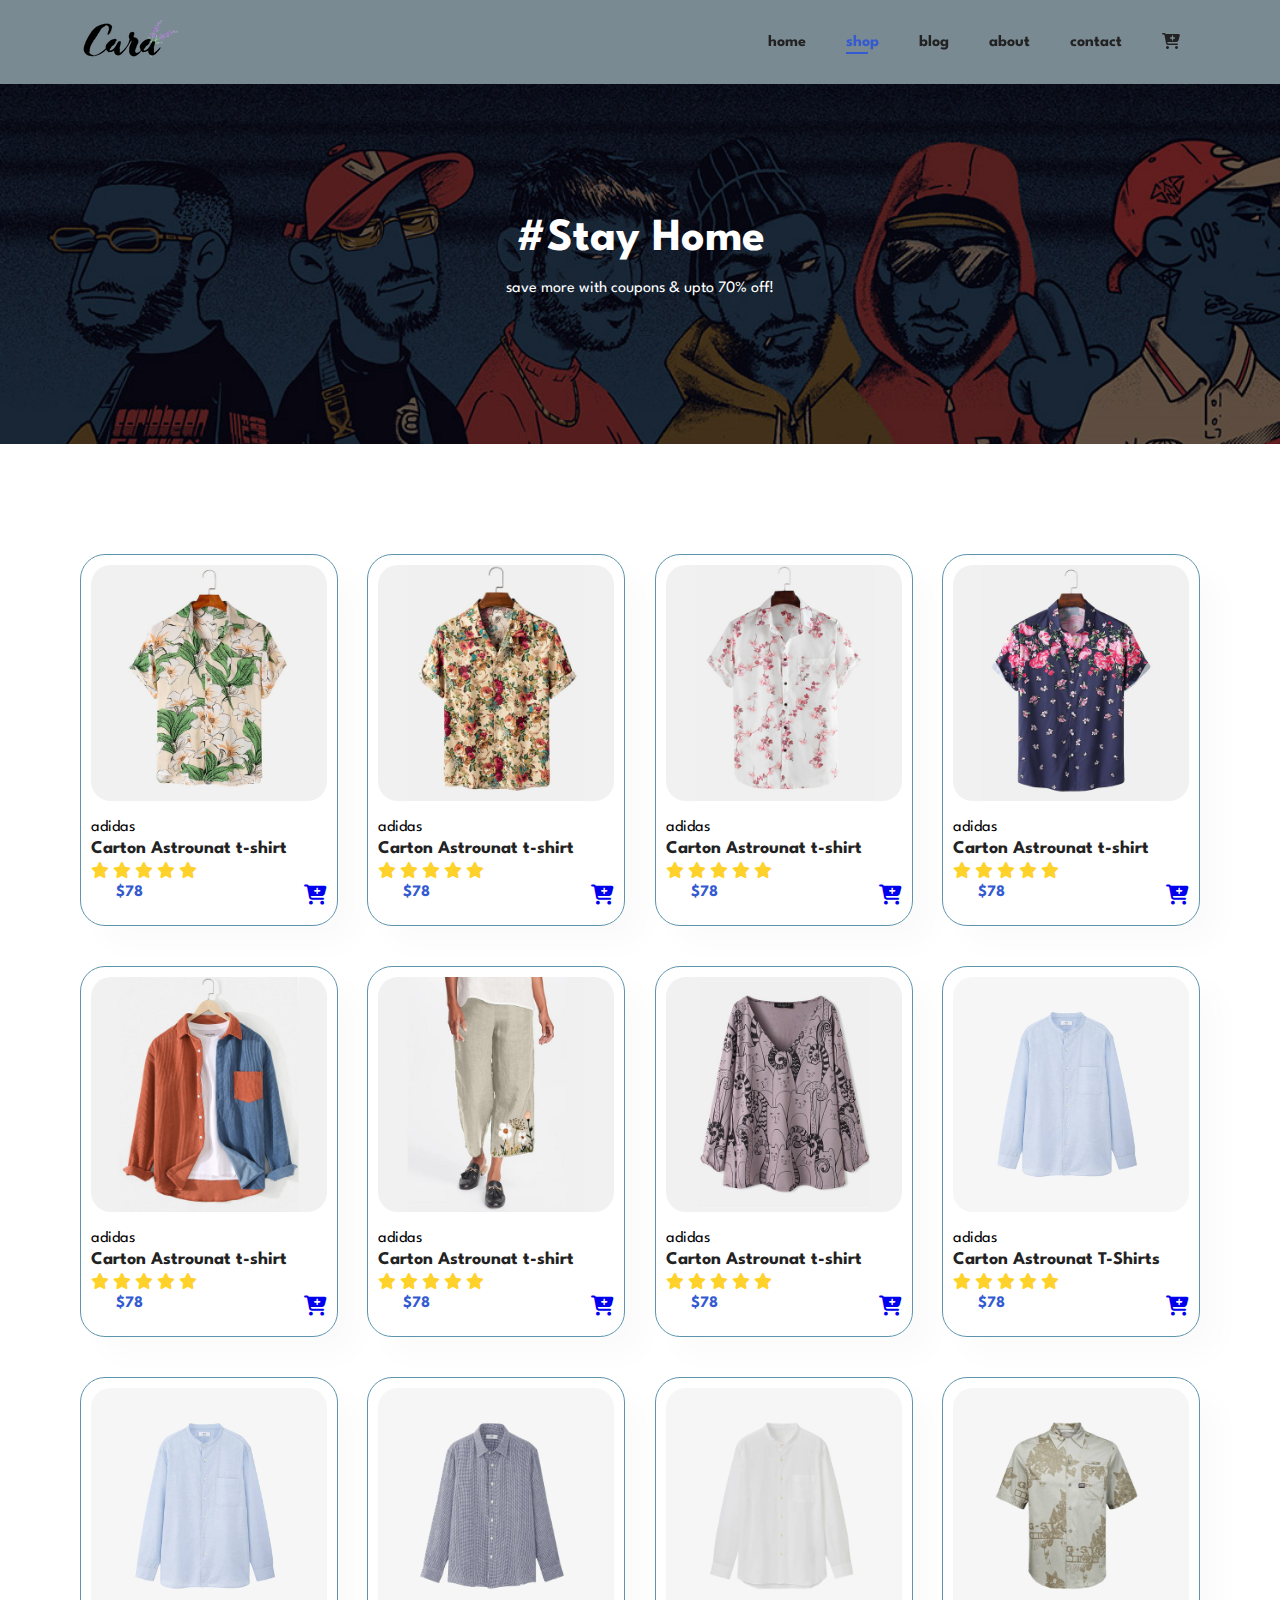
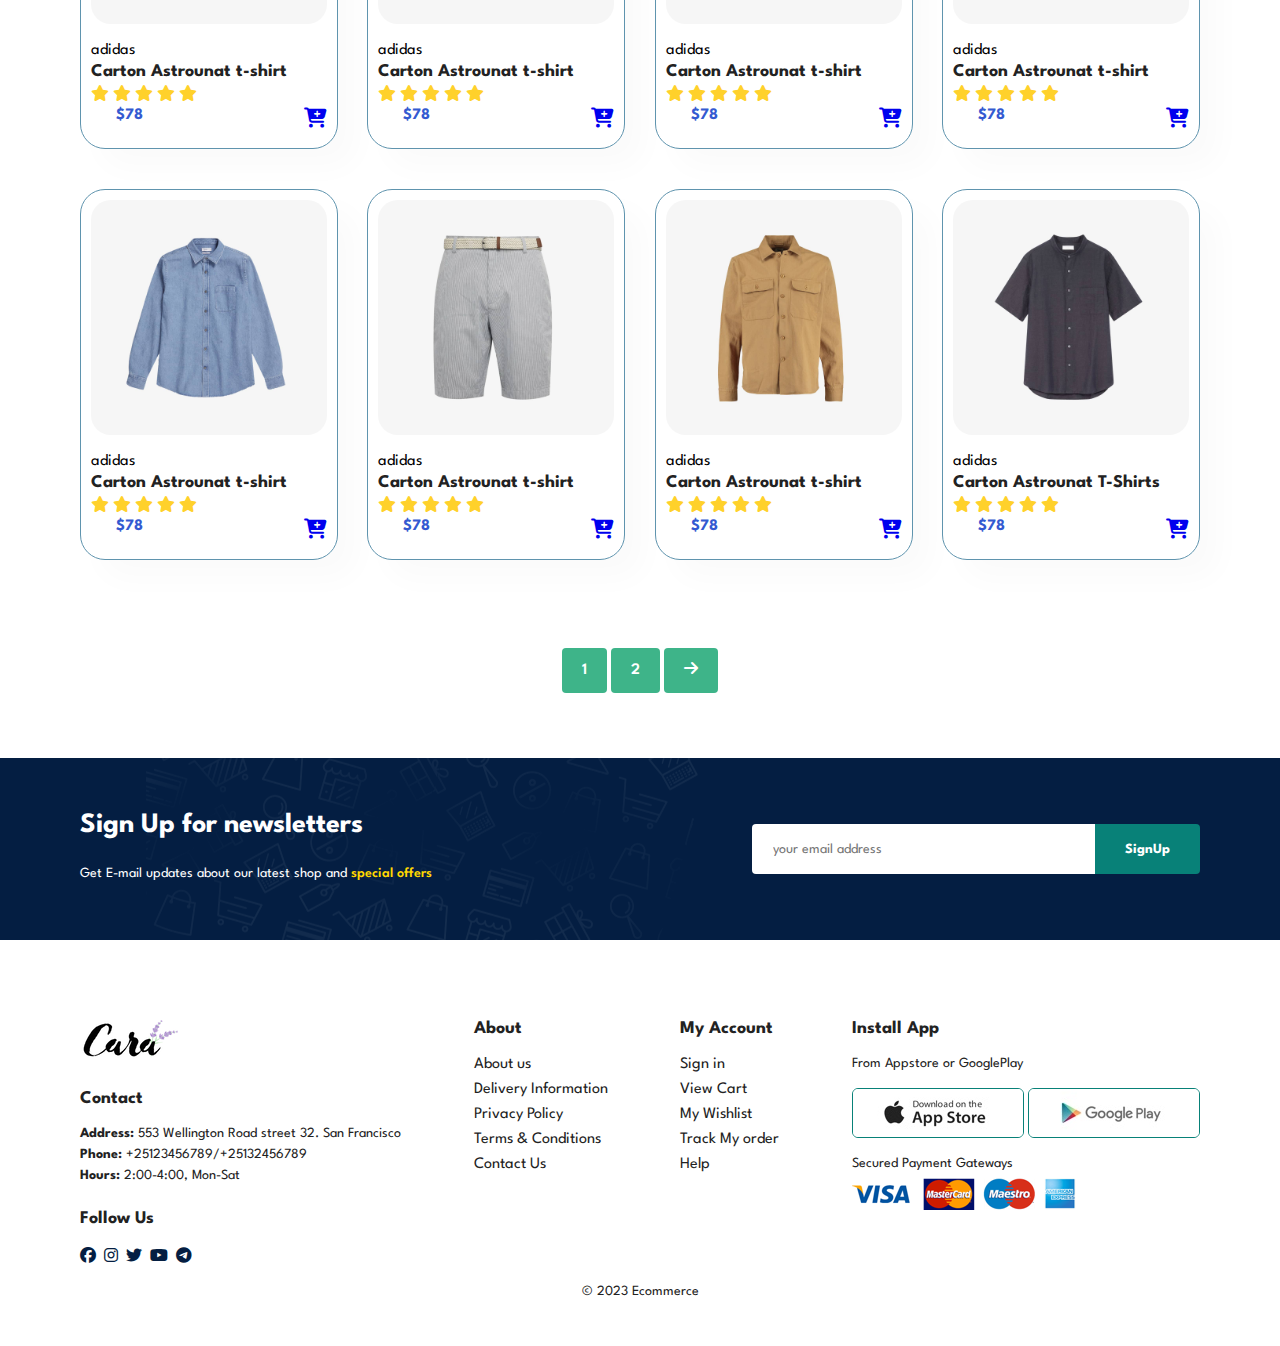
<file: shop.html>
<!DOCTYPE html>
<html lang="en">
<head>
	<meta charset="UTF-8">
	<meta http-equiv="X-UA-Compatible" content="IE=edge">
	<meta name="viewport" content="width=device-width, initial-scale=1.0">
	<link rel="stylesheet" href="styles.css">
	<link rel="stylesheet" href="https://cdnjs.cloudflare.com/ajax/libs/font-awesome/6.4.0/css/all.min.css">
	<title>Ecommerce</title>
</head>
<body>
	<section id="header">
			<a href="#"><img src="./images/logo.png" alt="logo" class="logo"></a>
			<div>
				<ul id="navbar">
					<li><a href="index.html">home</a></li>
					<li><a href="shop.html" class="active">shop</a></li>
					<li><a href="blog.html">blog</a></li>
					<li><a href="about.html">about</a></li>
					<li><a href="contact.html">contact</a></li>
					<li><a href="cart.html" id="lg-bag"><i class="fa fa-cart-plus" aria-hidden="true"></i></a></li>
					<a href="#"><i class="fa fa-times" id="close"></i></a>
				</ul>
			</div>
			<div id="mobile">
				<a href="cart.html"><i class="fa fa-cart-plus" aria-hidden="true"></i></a>
				<i class="fa-solid fa-outdent" id="bar"></i>
			</div>
	</section>

	<section id="page-header">
		<h2>#Stay Home</h2>	
		<p>save more with coupons & upto 70% off!</p>
	</section>

	<section id="products" class="section-padding">
		<div id="product-container">
			<div class="product" onclick="window.location.href='singleproduct.html'">
				<img src="./images/products/f2.jpg" alt="p1">
				<div class="description">
					<span>adidas</span>
					<h5>Carton Astrounat t-shirt</h5>
					<div class="star">
						<i class="fa-solid fa-star "></i>
						<i class="fa-solid fa-star"></i>
						<i class="fa-solid fa-star"></i>
						<i class="fa-solid fa-star"></i>
						<i class="fa-solid fa-star"></i>
					</div>
					<h4>$78</h4>
					<a href="#"><i class="fa fa-cart-plus fa-beat cart"></i></a>
				</div>
			</div>
			<div class="product">
				<img src="./images/products/f3.jpg" alt="p1">
				<div class="description">
					<span>adidas</span>
					<h5>Carton Astrounat t-shirt</h5>
					<div class="star">
						<i class="fa-solid fa-star "></i>
						<i class="fa-solid fa-star"></i>
						<i class="fa-solid fa-star"></i>
						<i class="fa-solid fa-star"></i>
						<i class="fa-solid fa-star"></i>
					</div>
					<h4>$78</h4>
					<a href="#"><i class="fa fa-cart-plus fa-beat fa-beat cart"></i></a>
				</div>
			</div>
			<div class="product">
				<img src="./images/products/f4.jpg" alt="p1">
				<div class="description">
					<span>adidas</span>
					<h5>Carton Astrounat t-shirt</h5>
					<div class="star">
						<i class="fa-solid fa-star "></i>
						<i class="fa-solid fa-star"></i>
						<i class="fa-solid fa-star"></i>
						<i class="fa-solid fa-star"></i>
						<i class="fa-solid fa-star"></i>
					</div>
					<h4>$78</h4>
					<a href="#"><i class="fa fa-cart-plus fa-beat cart"></i></a>
				</div>
			</div>
			<div class="product">
				<img src="./images/products/f5.jpg" alt="p1">
				<div class="description">
					<span>adidas</span>
					<h5>Carton Astrounat t-shirt</h5>
					<div class="star">
						<i class="fa-solid fa-star "></i>
						<i class="fa-solid fa-star"></i>
						<i class="fa-solid fa-star"></i>
						<i class="fa-solid fa-star"></i>
						<i class="fa-solid fa-star  "></i>
					</div>
					<h4>$78</h4>
					<a href="#"><i class="fa fa-cart-plus fa-beat cart"></i></a>
				</div>
			</div>
			<div class="product">
				<img src="./images/products/f6.jpg" alt="p1">
				<div class="description">
					<span>adidas</span>
					<h5>Carton Astrounat t-shirt</h5>
					<div class="star">
						<i class="fa-solid fa-star "></i>
						<i class="fa-solid fa-star"></i>
						<i class="fa-solid fa-star"></i>
						<i class="fa-solid fa-star"></i>
						<i class="fa-solid fa-star"></i>
					</div>
					<h4>$78</h4>
					<a href="#"><i class="fa fa-cart-plus fa-beat cart"></i></a>
				</div>
			</div>
			<div class="product">
				<img src="./images/products/f7.jpg" alt="p1">
				<div class="description">
					<span>adidas</span>
					<h5>Carton Astrounat t-shirt</h5>
					<div class="star">
						<i class="fa-solid fa-star "></i>
						<i class="fa-solid fa-star"></i>
						<i class="fa-solid fa-star"></i>
						<i class="fa-solid fa-star"></i>
						<i class="fa-solid fa-star"></i>
					</div>
					<h4>$78</h4>
					<a href="#"><i class="fa fa-cart-plus fa-beat cart"></i></a>
				</div>
			</div>
			<div class="product">
				<img src="./images/products/f8.jpg" alt="p1">
				<div class="description">
					<span>adidas</span>
					<h5>Carton Astrounat t-shirt</h5>
					<div class="star">
						<i class="fa-solid fa-star "></i>
						<i class="fa-solid fa-star"></i>
						<i class="fa-solid fa-star"></i>
						<i class="fa-solid fa-star"></i>
						<i class="fa-solid fa-star"></i>
					</div>
					<h4>$78</h4>
					<a href="#"><i class="fa fa-cart-plus fa-beat cart"></i></a>
				</div>
			</div>
			<div class="product">
				<img src="./images/products/n1.jpg" alt="p1">
				<div class="description">
					<span>adidas</span>
					<h5>Carton Astrounat T-Shirts</h5>
					<div class="star">
						<i class="fa-solid fa-star "></i>
						<i class="fa-solid fa-star"></i>
						<i class="fa-solid fa-star"></i>
						<i class="fa-solid fa-star"></i>
						<i class="fa-solid fa-star"></i>
					</div>
					<h4>$78</h4>
					<a href="#"><i class="fa fa-cart-plus fa-beat cart"></i></a>
				</div>
			</div>
			<div class="product">
				<img src="./images/products/n1.jpg" alt="p1">
				<div class="description">
					<span>adidas</span>
					<h5>Carton Astrounat t-shirt</h5>
					<div class="star">
						<i class="fa-solid fa-star "></i>
						<i class="fa-solid fa-star"></i>
						<i class="fa-solid fa-star"></i>
						<i class="fa-solid fa-star"></i>
						<i class="fa-solid fa-star"></i>
					</div>
					<h4>$78</h4>
					<a href="#"><i class="fa fa-cart-plus fa-beat cart"></i></a>
				</div>
			</div>
			<div class="product">
				<img src="./images/products/n2.jpg" alt="p1">
				<div class="description">
					<span>adidas</span>
					<h5>Carton Astrounat t-shirt</h5>
					<div class="star">
						<i class="fa-solid fa-star "></i>
						<i class="fa-solid fa-star"></i>
						<i class="fa-solid fa-star"></i>
						<i class="fa-solid fa-star"></i>
						<i class="fa-solid fa-star"></i>
					</div>
					<h4>$78</h4>
					<a href="#"><i class="fa fa-cart-plus fa-beat fa-beat cart"></i></a>
				</div>
			</div>
			<div class="product">
				<img src="./images/products/n3.jpg" alt="p1">
				<div class="description">
					<span>adidas</span>
					<h5>Carton Astrounat t-shirt</h5>
					<div class="star">
						<i class="fa-solid fa-star "></i>
						<i class="fa-solid fa-star"></i>
						<i class="fa-solid fa-star"></i>
						<i class="fa-solid fa-star"></i>
						<i class="fa-solid fa-star"></i>
					</div>
					<h4>$78</h4>
					<a href="#"><i class="fa fa-cart-plus fa-beat cart"></i></a>
				</div>
			</div>
			<div class="product">
				<img src="./images/products/n4.jpg" alt="p1">
				<div class="description">
					<span>adidas</span>
					<h5>Carton Astrounat t-shirt</h5>
					<div class="star">
						<i class="fa-solid fa-star "></i>
						<i class="fa-solid fa-star"></i>
						<i class="fa-solid fa-star"></i>
						<i class="fa-solid fa-star"></i>
						<i class="fa-solid fa-star  "></i>
					</div>
					<h4>$78</h4>
					<a href="#"><i class="fa fa-cart-plus fa-beat cart"></i></a>
				</div>
			</div>
			<div class="product">
				<img src="./images/products/n5.jpg" alt="p1">
				<div class="description">
					<span>adidas</span>
					<h5>Carton Astrounat t-shirt</h5>
					<div class="star">
						<i class="fa-solid fa-star "></i>
						<i class="fa-solid fa-star"></i>
						<i class="fa-solid fa-star"></i>
						<i class="fa-solid fa-star"></i>
						<i class="fa-solid fa-star"></i>
					</div>
					<h4>$78</h4>
					<a href="#"><i class="fa fa-cart-plus fa-beat cart"></i></a>
				</div>
			</div>
			<div class="product">
				<img src="./images/products/n6.jpg" alt="p1">
				<div class="description">
					<span>adidas</span>
					<h5>Carton Astrounat t-shirt</h5>
					<div class="star">
						<i class="fa-solid fa-star "></i>
						<i class="fa-solid fa-star"></i>
						<i class="fa-solid fa-star"></i>
						<i class="fa-solid fa-star"></i>
						<i class="fa-solid fa-star"></i>
					</div>
					<h4>$78</h4>
					<a href="#"><i class="fa fa-cart-plus fa-beat cart"></i></a>
				</div>
			</div>
			<div class="product">
				<img src="./images/products/n7.jpg" alt="p1">
				<div class="description">
					<span>adidas</span>
					<h5>Carton Astrounat t-shirt</h5>
					<div class="star">
						<i class="fa-solid fa-star "></i>
						<i class="fa-solid fa-star"></i>
						<i class="fa-solid fa-star"></i>
						<i class="fa-solid fa-star"></i>
						<i class="fa-solid fa-star"></i>
					</div>
					<h4>$78</h4>
					<a href="#"><i class="fa fa-cart-plus fa-beat cart"></i></a>
				</div>
			</div>
			<div class="product">
				<img src="./images/products/n8.jpg" alt="p1">
				<div class="description">
					<span>adidas</span>
					<h5>Carton Astrounat T-Shirts</h5>
					<div class="star">
						<i class="fa-solid fa-star "></i>
						<i class="fa-solid fa-star"></i>
						<i class="fa-solid fa-star"></i>
						<i class="fa-solid fa-star"></i>
						<i class="fa-solid fa-star"></i>
					</div>
					<h4>$78</h4>
					<a href="#"><i class="fa fa-cart-plus fa-beat cart"></i></a>
				</div>
			</div>
		</div>
	</section>

    <section id="pagination" class="section-padding">
        <a href="#">1</a>
        <a href="#">2</a>
        <a href="#"><i class="fa-solid fa-arrow-right"></i></a>
    </section>

	<section id="newsletter" class="section-margin">
		<div>
			<h2>Sign Up for newsletters</h2>
			<p>Get E-mail updates about our latest shop and <span>special offers</span></p>
		</div>
		<div class="form">
			<input type="text" placeholder="your email address">
			<button type="submit" class="normal">SignUp</button>
		</div>
	</section>

	<footer id="footer" class="section-padding">
		<div class="col">
			<img src="./images/logo.png" alt="logo" class="logo">
			<h5>Contact</h5>
			<p><strong>Address: </strong>553 Wellington Road street 32. San Francisco</p>
			<p><strong>Phone: </strong>+25123456789/+25132456789</p>
			<p><strong>Hours: </strong>2:00-4:00, Mon-Sat</p>		
			<div class="follow">
				<h5>Follow Us</h5>
				<div class="icon">
					<i class="fa-brands fa-facebook"></i>
					<i class="fa-brands fa-instagram"></i>
					<i class="fa-brands fa-twitter"></i>
					<i class="fa-brands fa-youtube"></i>
					<i class="fa-brands fa-telegram"></i>
				</div>
			</div>
		</div>
		<div class="col">
			<h5>About</h5>
			<a href="#">About us</a>
			<a href="#">Delivery Information</a>
			<a href="#">Privacy Policy</a>
			<a href="#">Terms & Conditions</a>
			<a href="#">Contact Us</a>
		</div>
		<div class="col">
			<h5>My Account</h5>
			<a href="#">Sign in</a >
			<a href="#">View Cart</a >
			<a href="#">My Wishlist</a >
			<a href="#">Track My order</a >
			<a href="#">Help</a >
		</div>
		<div class="col">
			<h5>Install App</h5>
			<p>From Appstore or GooglePlay</p>
			<div class="app">
				<img src="./images/pay/app.jpg" alt="">
				<img src="./images/pay/play.jpg" alt="">
			</div>
			<p>Secured Payment Gateways</p>
			<img src="./images/pay/pay.png" alt="">
		</div>
		<div class="copyright">
			<p>	&copy; 2023 Ecommerce</p>
		</div>
		
	</footer>

	<script src="script.js"></script>
</body>
</html>
</file>
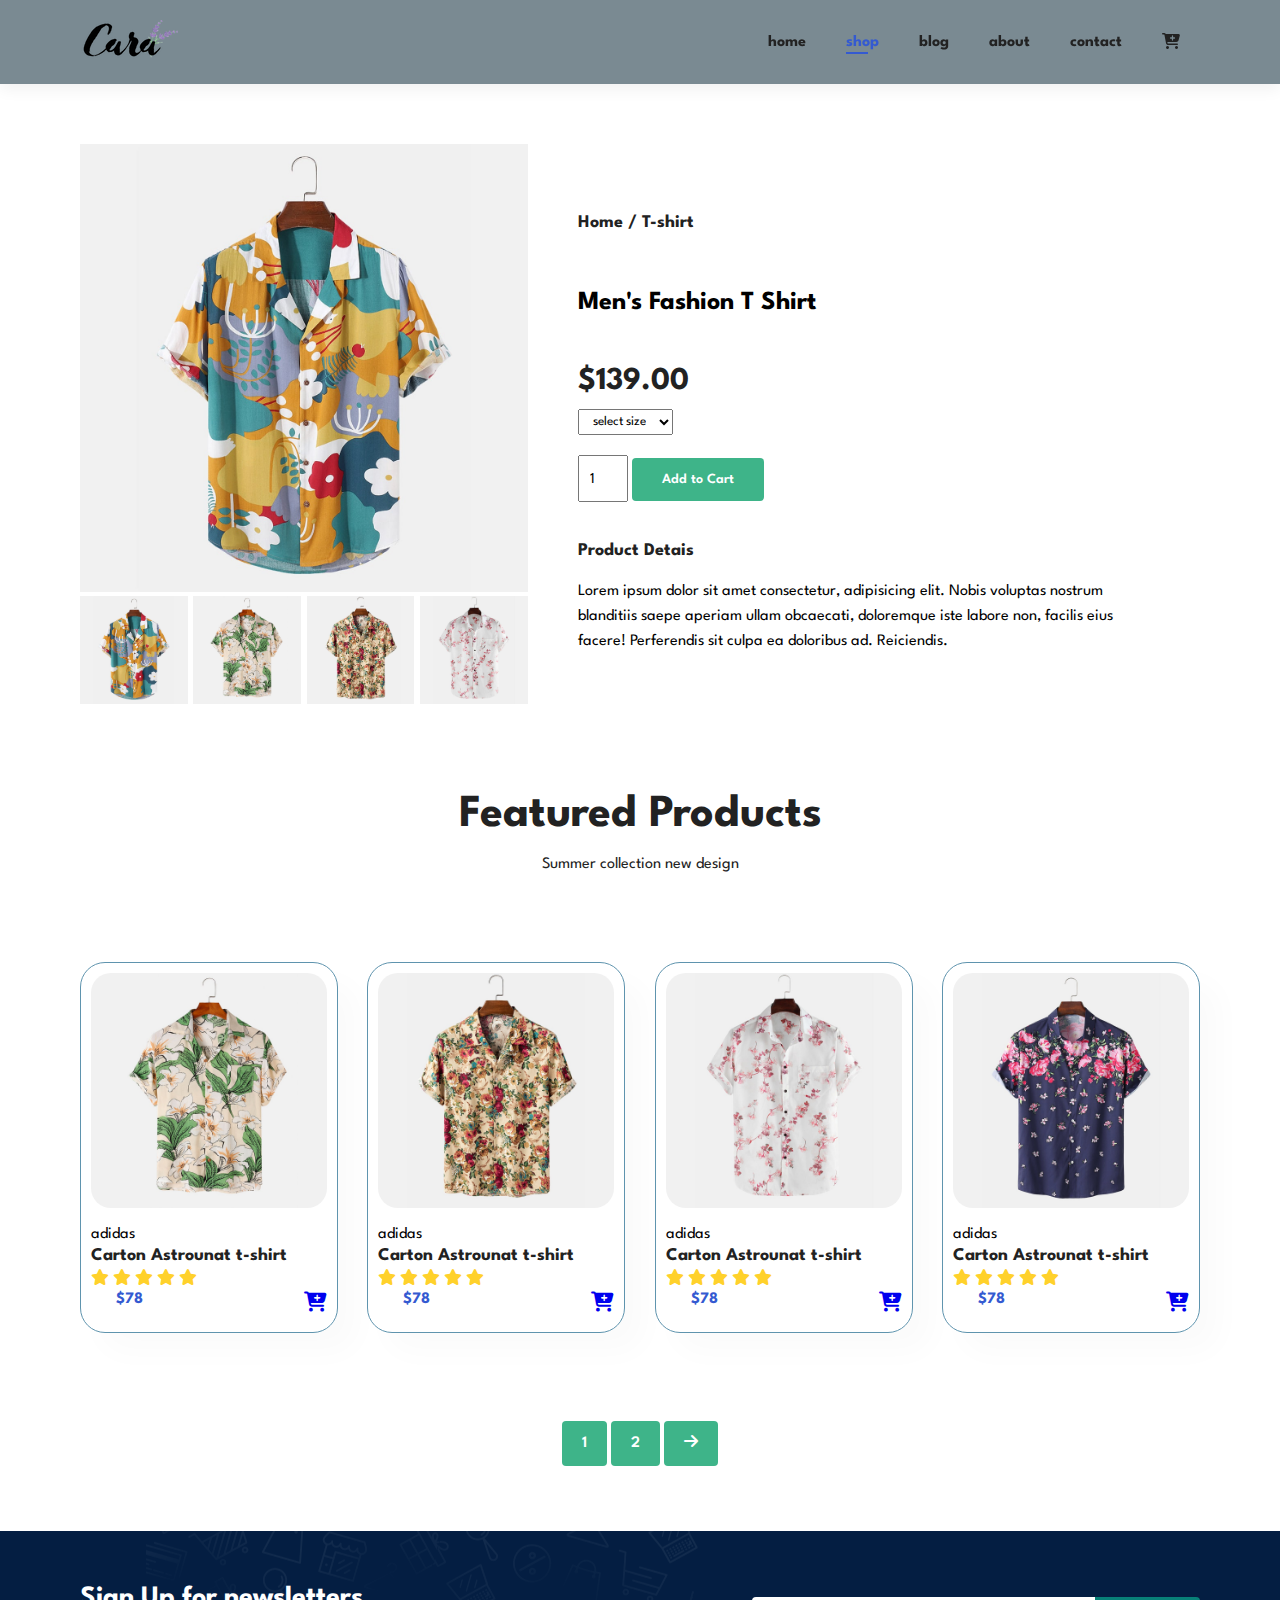
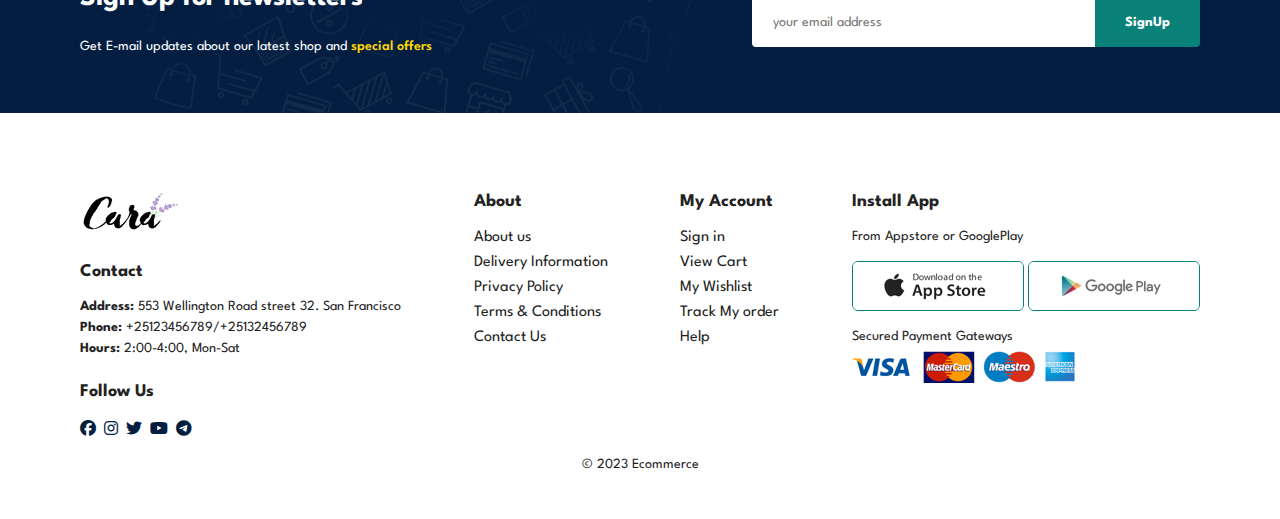
<file: singleproduct.html>
<!DOCTYPE html>
<html lang="en">
<head>
	<meta charset="UTF-8">
	<meta http-equiv="X-UA-Compatible" content="IE=edge">
	<meta name="viewport" content="width=device-width, initial-scale=1.0">
	<link rel="stylesheet" href="styles.css">
	<link rel="stylesheet" href="https://cdnjs.cloudflare.com/ajax/libs/font-awesome/6.4.0/css/all.min.css">
	<title>Ecommerce</title>
</head>
<body>
	<section id="header">
			<a href="#"><img src="./images/logo.png" alt="logo" class="logo"></a>
			<div>
				<ul id="navbar">
					<li><a href="index.html">home</a></li>
					<li><a href="shop.html" class="active">shop</a></li>
					<li><a href="blog.html">blog</a></li>
					<li><a href="about.html">about</a></li>
					<li><a href="contact.html">contact</a></li>
					<li><a href="cart.html" id="lg-bag"><i class="fa fa-cart-plus" aria-hidden="true"></i></a></li>
					<a href="#"><i class="fa fa-times" id="close"></i></a>
				</ul>
			</div>
			<div id="mobile">
				<a href="cart.html"><i class="fa fa-cart-plus" aria-hidden="true"></i></a>
				<i class="fa-solid fa-outdent" id="bar"></i>
			</div>
	</section>

    <section id="product-details" class="section-padding">
        <div class="single-product-image">
            <img src="images/products/f1.jpg" width="100%" id="mainImg" alt="">
            <div class="small-img-group">
                <div class="small-img-col">
                    <img src="images/products/f1.jpg"  width="100%" class="small-img" alt="">
                </div>
                <div class="small-img-col">
                    <img src="images/products/f2.jpg"  width="100%" class="small-img" alt="">
                </div>
                <div class="small-img-col">
                    <img src="images/products/f3.jpg"  width="100%" class="small-img" alt="">
                </div>
                <div class="small-img-col">
                    <img src="images/products/f4.jpg"  width="100%" class="small-img" alt="">
                </div>
            </div>
        </div>

        <div class="single-pro-details">
            <h5>Home / T-shirt</h5>
            <h3>Men's Fashion T Shirt</h3>
            <h2>$139.00</h2>
            <select>
                <option value="">select size</option>
                <option value="">XL</option>
                <option value="">XXL</option>
                <option value="">Small</option>
                <option value="">Large</option>
            </select>
            <input type="number" value="1">
            <button class="normal">Add to Cart</button>
            <h5>Product Detais</h5>
            <span>Lorem ipsum dolor sit amet consectetur, adipisicing elit. Nobis voluptas nostrum blanditiis saepe aperiam ullam obcaecati, doloremque iste labore non, facilis eius facere! Perferendis sit culpa ea doloribus ad. Reiciendis.</span>
        </div>
    </section>
    
    <section id="products" class="section-padding">
        <h2>Featured Products</h2>
		<p>Summer collection new design</p> 
		<div id="product-container">
			<div class="product">
				<img src="./images/products/f2.jpg" alt="p1">
				<div class="description">
					<span>adidas</span>
					<h5>Carton Astrounat t-shirt</h5>
					<div class="star">
						<i class="fa-solid fa-star "></i>
						<i class="fa-solid fa-star"></i>
						<i class="fa-solid fa-star"></i>
						<i class="fa-solid fa-star"></i>
						<i class="fa-solid fa-star"></i>
					</div>
					<h4>$78</h4>
					<a href="#"><i class="fa fa-cart-plus fa-beat cart"></i></a>
				</div>
			</div>
			<div class="product">
				<img src="./images/products/f3.jpg" alt="p1">
				<div class="description">
					<span>adidas</span>
					<h5>Carton Astrounat t-shirt</h5>
					<div class="star">
						<i class="fa-solid fa-star "></i>
						<i class="fa-solid fa-star"></i>
						<i class="fa-solid fa-star"></i>
						<i class="fa-solid fa-star"></i>
						<i class="fa-solid fa-star"></i>
					</div>
					<h4>$78</h4>
					<a href="#"><i class="fa fa-cart-plus fa-beat fa-beat cart"></i></a>
				</div>
			</div>
			<div class="product">
				<img src="./images/products/f4.jpg" alt="p1">
				<div class="description">
					<span>adidas</span>
					<h5>Carton Astrounat t-shirt</h5>
					<div class="star">
						<i class="fa-solid fa-star "></i>
						<i class="fa-solid fa-star"></i>
						<i class="fa-solid fa-star"></i>
						<i class="fa-solid fa-star"></i>
						<i class="fa-solid fa-star"></i>
					</div>
					<h4>$78</h4>
					<a href="#"><i class="fa fa-cart-plus fa-beat cart"></i></a>
				</div>
			</div>
			<div class="product">
				<img src="./images/products/f5.jpg" alt="p1">
				<div class="description">
					<span>adidas</span>
					<h5>Carton Astrounat t-shirt</h5>
					<div class="star">
						<i class="fa-solid fa-star "></i>
						<i class="fa-solid fa-star"></i>
						<i class="fa-solid fa-star"></i>
						<i class="fa-solid fa-star"></i>
						<i class="fa-solid fa-star  "></i>
					</div>
					<h4>$78</h4>
					<a href="#"><i class="fa fa-cart-plus fa-beat cart"></i></a>
				</div>
			</div>
		</div>
	</section>

    <section id="pagination" class="section-padding">
        <a href="#">1</a>
        <a href="#">2</a>
        <a href="#"><i class="fa-solid fa-arrow-right"></i></a>
    </section>
    
	<section id="newsletter" class="section-margin">
		<div>
			<h2>Sign Up for newsletters</h2>
			<p>Get E-mail updates about our latest shop and <span>special offers</span></p>
		</div>
		<div class="form">
			<input type="text" placeholder="your email address">
			<button type="submit" class="normal">SignUp</button>
		</div>
	</section>

	<footer id="footer" class="section-padding">
		<div class="col">
			<img src="./images/logo.png" alt="logo" class="logo">
			<h5>Contact</h5>
			<p><strong>Address: </strong>553 Wellington Road street 32. San Francisco</p>
			<p><strong>Phone: </strong>+25123456789/+25132456789</p>
			<p><strong>Hours: </strong>2:00-4:00, Mon-Sat</p>		
			<div class="follow">
				<h5>Follow Us</h5>
				<div class="icon">
					<i class="fa-brands fa-facebook"></i>
					<i class="fa-brands fa-instagram"></i>
					<i class="fa-brands fa-twitter"></i>
					<i class="fa-brands fa-youtube"></i>
					<i class="fa-brands fa-telegram"></i>
				</div>
			</div>
		</div>
		<div class="col">
			<h5>About</h5>
			<a href="#">About us</a>
			<a href="#">Delivery Information</a>
			<a href="#">Privacy Policy</a>
			<a href="#">Terms & Conditions</a>
			<a href="#">Contact Us</a>
		</div>
		<div class="col">
			<h5>My Account</h5>
			<a href="#">Sign in</a >
			<a href="#">View Cart</a >
			<a href="#">My Wishlist</a >
			<a href="#">Track My order</a >
			<a href="#">Help</a >
		</div>
		<div class="col">
			<h5>Install App</h5>
			<p>From Appstore or GooglePlay</p>
			<div class="app">
				<img src="./images/pay/app.jpg" alt="">
				<img src="./images/pay/play.jpg" alt="">
			</div>
			<p>Secured Payment Gateways</p>
			<img src="./images/pay/pay.png" alt="">
		</div>
		<div class="copyright">
			<p>	&copy; 2023 Ecommerce</p>
		</div>
		
	</footer>

    <script>
        let mainImg = document.getElementById('mainImg');
        let smallImages = document.querySelectorAll('.small-img');

        smallImages.forEach((img) => {
            img.addEventListener("click", (e) => {
                mainImg.src = e.currentTarget.src;
            });
        });
    </script>

	<script src="script.js"></script>
</body>
</html>
</file>
<file: styles.css>
@import url("https://fonts.googleapis.com/css2?family=Spartan:wght@100;200;300;400;500;600;700;800;900&display=swap");

* {
	margin: 0;
	padding: 0;
	font-family:  "Spartan", sans-serif;
	box-sizing: border-box;
}
html {
	scroll-behavior: smooth;
}
h1 {
	font-size: 50px;
	line-height: 64px;
	color: #222;
}
h2 {
  font-size: 46px;
  line-height: 54px;
  color: #222;
}
/* h4 {
  font-size: 20px;
  color: #222;
} */
h5 {
	color: #222;
	font-weight: 700;
	font-size: 18px;
  }
h6 {
  font-weight: 700;
  font-size: 12px;
}
p {
	font-size: 16px	;
	color: #222;
	margin: 15px 0 20px 0;
  }
.section-padding {
	padding: 40px 80px;
}
.section-margin {
	margin: 40px 0;
}
button.normal{
	font-size: 14px;
	color: black;
	background-color: #fff;
	padding: 15px 30px;
	border-radius: 4px;
	border: none;
	outline: none;
	transition: 0.2s ease;
	cursor: pointer;
	font-weight: 700;
}
/* Header  */
#header {
	display: flex;
	align-items: center;
	justify-content: space-between;
	background-color: #7a8a92;
	padding: 20px 80px;
	box-shadow: 0 5px 15px rgba(0,0,0,0.06);
	z-index: 999;
	position: sticky;
	top: 0;
	left: 0;
}
#navbar {
	display: flex;
	align-items: center;
	justify-content: center;	
}
#navbar li {
	list-style: none;
	padding: 0 20px;
	position: relative;
}
#navbar li a {
	text-decoration: none;
	font-size: 16px;
	color:#222;
	font-weight: 700;
	transition: 0.3s ease;
}
#navbar li a:hover,
#navbar li a.active {
	color: #345ad1;
}

#navbar li a.active::after,
#navbar li a:hover::after {
	content: "";
	width: 30%;
	height: 2px;
	background: #345ad1;
	position: absolute;
	bottom: -4px;
	left: 20px;
}
#mobile {
	display:none;
}
#close {
	display: none;
}
/* Home section */
#home {
	background-image: url(./images/hero4.png);
	height: 90vh;
	width: 100%;
	background-position: top 25% right 0;
	background-size: cover;
	padding: 0 80px;
	display: flex;
	flex-direction: column;
	align-items: flex-start;	
	justify-content: center;
}
#home h4 {
	padding-bottom: 10px;
}
#home h2 {
	color: #345ad1;
}
#home button {
	background-color: transparent;
	padding: 10px 20px 10px 20px;
	border: 1px solid gray;
	border-radius: 6px	;
	color: #222;
	font-size: 26px;
	font-weight: 700;
	cursor: pointer;	
	transition: 0.2s ease;
	/* width: 15%; */
}
#home button:hover {
	background-color: #345ad1;
	/* color: #222; */
}
/* feature section */
#feature {
	display: flex;
	align-items: center;
	justify-content: space-between;
	flex-wrap: wrap;
}
#feature .feature-box {
	width: 180px;
	padding: 20px 40px;
	margin: 15px 0px;
	text-align: center;
	box-shadow: 20px 20px 34px rgba(0,0,0,0.03);
	border-radius: 5px;
	border: 1px solid #99adb7;
}
#feature .feature-box:hover {
	box-shadow: 10px 10px 54px rgba(72,62,221,0.2);
}
#feature .feature-box img {
	width: 100%;
	margin-bottom: 10px;	
}
#feature .feature-box h6 {
	padding: 9px 7px;
	display: inline-block;
	background-color: #fdbed1;
	color: #1e453e;
	border-radius: 3px;
}
#feature .feature-box:nth-child(2) h6{
	background-color: #3eb489;
}
#feature .feature-box:nth-child(3) h6{
	background-color: #5f94ae;
}
#feature .feature-box:nth-child(4) h6{
	background-color: #acb7ff;
}
#feature .feature-box:nth-child(5) h6{
	background-color: #8ab8bb;;
}

/* products section */
#products {
	text-align: center;
}
#product-container {
	display: flex;
	justify-content: space-between;
	flex-wrap: wrap;
	padding-top: 50px;
}
#products .product {
	border-radius: 25px;
	border: 1px solid #5f94ae;
	padding: 10px 10px;
	width: 23%;
	min-width: 250px;
	/* height: 480px; */
	margin: 20px 0;
	cursor: pointer;
	box-shadow: 20px 20px 30px rgba(0,0,0,0.02);
	transition: 0.2s ease;
	position: relative;
}
#products .product:hover{
	box-shadow: 20px 20px 30px rgba(0,0,0,0.08);
} 
#products .product img {
	width: 100%;
	border-radius: 20px;
}
#products .product .description {
	margin-top: 15px;
	text-align: start;
}
#products .product .description h5 {
	font-size: 18px;
	color: #222;
	padding-top: 5px;
}
#products .product .description div {
	color: #ffd12b;
	padding-top: 5px;
}
#products .product .description h4 {
	color: #345ad1;
	padding-top: 5px;
	font-size: 16px;
	font-weight: 700;
}
#products .cart {
	position: absolute;
	bottom: 20px;
	right: 10px;
	font-size: 20px;
}

/* Banner Section */
#banner {
	background-image: url(./images/banner/b2.jpg);
	background-size: cover;
	background-position: center;
	display: flex;
	flex-direction: column;
	justify-content: center;
	align-items: center;
	text-align: center;
	height: 45hv;
	width: 100%;
	color: aliceblue;
	margin: 40px 0;
}
#banner h2,h4 {
	padding:15px 25px;
	color: aliceblue;
}
#banner button:hover{
	background-color: #041e42	;
	color: #fff;
	font-weight: 700;
}
#banner h2 span {
	color: #ef3636;	
}
#sm-banner {
	display: flex;
	flex-wrap: wrap;
	justify-content: space-between;
	align-items: center;
	/* text-align: start; */
}
#sm-banner .banner-box {
	background-image: url(./images/banner/b17.jpg);
	background-size: cover;
	background-position: center;
	display: flex;
	flex-wrap: wrap;
	flex-direction: column;
	justify-content: center;	
	align-items: flex-start;
	height: 50vh;
	min-width: 580px;
	padding: 30px;
}
#sm-banner .banner-box:nth-child(2){
	background-image: url(./images/banner/b10.jpg);
}
#sm-banner  h5 { 
    font-size: 22px;
	font-weight: 400px;
	color: #fff;
}
#sm-banner  h2 { 
    font-size: 32px;
	font-weight: 400px;
	color: #fff;
}
#sm-banner  span { 
    font-size: 16px;
	font-weight: 500px;
	color: #fff;
	padding-bottom: 15px;
}
#sm-banner button{
	background-color: transparent;
	border: 2px solid #fff;
	padding: 15px 30px;
	color: #fff;
	font-size: 14px;
	font-weight: 600;
	transition: 0.2s ease;
	cursor: pointer;
}
#sm-banner .banner-box:hover button{
	background-color: #088178;
	border: 1px solid #088178;
	font-weight: 800;
	color: #fff;
	/* color: #222; */
}

#banner3 {
	display: flex;
	flex-wrap: wrap;;
	justify-content: space-between;
	/* padding: 0 80px; */
}
#banner3 .banner-box{
	background-image: url(./images/banner/b10.jpg);
	background-size: cover;
	background-position: center;
	display: flex;
	flex-wrap: wrap;
	flex-direction: column;
	justify-content: center;	
	align-items: center;
	text-align: center;
	height: 30vh;
	min-width: 30%;
	padding: 20px;
	margin-bottom: 20px;
}
#banner3 h2 {
	color: #fff;
	font-size: 28px;
	font-weight: 800;
}
#banner3 h3 {
	color: #ec544e;
	font-weight: 800;
	font-size: 18px;
}
#banner3 .banner-box:nth-child(2){
	background-image: url(./images/banner/b4.jpg);
}
#banner3 .banner-box:nth-child(3){
	background-image: url(./images/banner/b18.jpg);
}
/* News Letters */
#newsletter {
	background-image: url(./images/banner/b14.png);
	background-color: #041e42;
	background-repeat: no-repeat;
	background-position: 20% 30%;
	padding: 40px 80px;	
	display: flex;
	flex-wrap: wrap;
	justify-content: space-between;
	align-items: center;
}
#newsletter h2 {
	color: #fff;
	font-size: 28px;
	font-weight: 700;
}
#newsletter p {
	color: #fff;
	font-size: 14px;
	font-weight: 400;
}
#newsletter span {
	color: gold;
	font-weight: 600;
}
#newsletter .form {
	display: flex;
	width: 40%;
}
#newsletter input {
	height: 3.125rem;
	width: 100%;
	font-size: 14px;
	padding: 0 1.25rem;
	border: 1px solid transparent;
	border-radius: 4px;
	border-top-right-radius: 0;
	border-bottom-right-radius: 0;
	outline: none;
}
#newsletter button {
	background-color: #088178;
	color: #fff;
	white-space: nowrap;
	border-top-left-radius: 0;
	border-bottom-left-radius: 0;
}
#newsletter button:hover{
	background-color: rgba(72,62,221,0.2);
}
/* footer */
footer {
	display: flex;
	justify-content: space-between;
	flex-wrap: wrap;
}
footer .col {
	display: flex;
	flex-direction: column;
	align-items: flex-start;
	margin-bottom: 20px;
}
footer .logo {
	padding-bottom: 30px;
}
footer h5 {
	padding-bottom: 20px;
}
footer p {
	color: #222;
	font-size: 14px;
	margin: 0 0 8px 0;
}
footer .follow {
	margin-top: 20px;
}
footer .follow i {
	color: #041e42;
	padding-right: 4px;
	cursor: pointer;
}
footer a {
	text-decoration: none;
	margin-bottom: 10px;
	color: #222;
}
footer .app img {
	border: 1px solid #088178;
	border-radius: 6px;
	margin: 10px 0 15px 0;
}
footer i:hover, footer a:hover {
	color: #345ad1;
	font-weight: 500;
} 
footer .copyright{
	width: 100%;
	text-align: center;
}
/* end home page */
/* shop page */
#page-header {
	background-image: url("images/banner/b1.jpg");
	width: 100%;
	height: 40vh;
	background-size: cover;
	display: flex;
	flex-direction: column;
	justify-content: center;
	align-items: center;
	padding: 14px;
}

#page-header h2,
#page-header p{
	color: #fff;
}
/* pagination */
#pagination {
	text-align: center;
}
#pagination a {
	text-decoration: none;
	font-weight: 600;
	background-color: #3eb489;
	border-radius: 4px;
	color: #fff;
	padding: 15px 20px;
}
/* product details */
#product-details {
	display: flex;
	margin-top: 20px;
}
#product-details .single-product-image{
	width: 40%;
	margin-right: 50px;
}
.small-img-group {
	display: flex;
	justify-content: space-between;
}
.small-img-col {
	flex-basis: 24%;
	cursor: pointer;
}

.single-pro-details {
	width: 50%;
	padding-top: 30px;
}

.single-pro-details h5 {
	padding: 40px 0 20px 0;
}
.single-pro-details h3 {
	font-size: 26px;
	padding: 40px 0;
}
.single-pro-details h2{
	font-size: 32px;
}
.single-pro-details select{
	padding: 5px 10px;
	margin-bottom: 20px;
	display: block;
}
.single-pro-details input {
	width: 50px;
	height: 47px;
	padding-left: 10px;
	font-size: 15px;
}
.single-pro-details input:focus{
	outline: none;
}
.single-pro-details button {
	background-color: #3eb489;
	color: #fff;
	font-weight: 600;
}
.single-pro-details span {
	line-height: 25px;
}

/* blog Page */
#page-header.blog-header{
	background-image: url("images/banner/b19.jpg");
}
#blog-page {
	padding: 150px 150px 0 150px;
}
#blog-page .blog{
	display: flex;
	align-items: center;
	width: 100%;
	position: relative;
	padding-bottom: 90px;
}
#blog-page .blog-img{
	width: 50%;
	margin-right: 40px;
}
#blog-page img {
	width: 100%;
	height: 300px;
	object-fit: cover;
}
#blog-page .blog-details{
	width: 50%;
}
#blog-page .blog-details h5 {
	font-size: 22px;
}
#blog-page .blog-details p{
  color: #7a8a92;
}
#blog-page .blog-details a {
	text-decoration: none;
	font-size: 15px;
	font-weight: 700;
	color: #000;	
	position: relative;
	transition: 0.3s ease;
}
#blog-page .blog-details a::after{
	content: "";
	width: 50px;
	height: 1px;
	background-color: #000;
	top: 7px;
	right: -60px;
	position: absolute;
}
#blog-page .blog-details a:hover{
	color: #088178;
}
#blog-page .blog-details a:hover::after{
	background-color: #088178;
}
#blog-page .blog h2 {
	top: -40px;
	left: 0;
	position: absolute;
	font-size: 70px;
	font-weight: 700;
	color: #c0cbce;
	z-index: -15;
}

/* about page */
#page-header.about-header {
	background-image: url("images/about/banner.png");
}
#about-page {
	display: flex;
	align-items: center;
}
#about-page img {
	width: 50%;
	height: auto;
	padding-right: 40px;
	object-fit: cover;
}
#about-page p {
	color: #7a8a92;
	font-weight: 500;
}
#about-app {
	text-align: center;
}
#about-app .video{
	width: 70%;
	height: 100%;
	margin: 30px auto 0 auto;
}
#about-app .video video {
	width: 100%;
	height: 100%;
	border-radius: 20px;
}
/* Contact Page */
#contact-page {
	display: flex;
	justify-content: space-between;
	align-items: center;
}
#contact-page .details {
	width: 40%;
}
#contact-page .details span,
#form-section form span {
	font-size: 12px;
}
#contact-page .details h2,
#form-section form h2 {
	font-size: 26px;
	line-height: 34px;
	padding: 20px 0;
}
#contact-page .details h3 {
	font-size: 16px;
	padding-bottom: 15px;
}
#contact-page .details li{
	list-style: none;
	display: flex;
	padding: 10px 0;
}
#contact-page .details li i {
	font-size: 14px;
	padding-right: 22px;
}
#contact-page .details li p{
	font-size: 14px;
	margin: 0;
}
#contact-page .map {
	width: 55%;
	height: 400px;
}
#contact-page .map iframe{
	width: 100%;
	height: 100%;
}
/* form section */
#form-section {
	display: flex;
	justify-content: space-between;
	align-items: center;
	margin: 30px;
	padding: 80px;
	border: 1px solid #e1e1e1;
}
#form-section form {
	display: flex;
	flex-direction: column;
	align-items: start;
	width: 65%;
}
#form-section form input,
#form-section form textarea{
	width: 100%;
	font-size: 16px;
	padding: 12px 15px;
	margin-bottom: 20px;
	outline: none;
	border: 1px solid e1e1e1;
}
#form-section form button{
	background-color: #088178;
	color: #fff;
}
#form-section .single-person{
	display: flex;
	padding-bottom: 25px;
	align-items: start;
}
#form-section .single-person img {
	width: 65px;
	height: 65px;
	margin-right: 15px;
	object-fit: cover;
}
#form-section .single-person p {
	margin: 0;
	font-size: 13px;
	line-height: 25px;
}
/* Cart page */
#cart {
	overflow-x: auto;
}
#cart table {
	width: 100%;
	border-collapse: collapse;
	table-layout: fixed;
	white-space: nowrap;
}
#cart table td:nth-child(1){
	width: 100px;
	text-align: center;
}
#cart table td:nth-child(2){
	width: 150px;
	text-align: center;
}
#cart table td:nth-child(3){
	width: 250px;
	text-align: center;
}
#cart table td:nth-child(4),
#cart table td:nth-child(5),
#cart table td:nth-child(6){
	width: 100px;
	text-align: center;
}
#cart table td input {
	width: 60px;
	padding: 10px 5px 10px 15px;
}
#cart table img {
	width: 70px;
}
#cart table thead {
	border: 1px solid #e2e9e1;
	border-right: none;
	border-left: none;
}
#cart table thead td {
	text-transform: capitalize;
	font-size: 14px;
	font-weight: 700;
	padding: 18px 0;
}
#cart table tbody td{
	padding-top: 15px;
	font-size: 13px;
}

#cart-add{
	display: flex;
	justify-content: space-between;
	align-items: center;
}
#cart-add .coupon {
	width: 50%;
	margin-bottom: 30px;
}
#cart-add .coupon h3,
#cart-add .subtotal h3 {
	font-size: 24px;
	padding-bottom: 20px;
}
#cart-add .coupon input {
	width: 60%;
	padding: 10px 20px;
	outline: none;
	border: 1px solid #e2e9e1;
	border-radius: 4px;
	margin-right: 8px;
}
#cart-add .coupon button,
#cart-add .subtotal button {
	background-color: #088178;
	color: #fff;
	padding: 11px 22px;
}

#cart-add .subtotal {
	width: 50%;
	margin-bottom: 30px;
	padding: 30px;
	border: 1px solid #e2e9e1;
}
#cart-add .subtotal table{
	border-collapse: collapse;
	margin-bottom: 20px;
	width: 100%;
}
#cart-add .subtotal table td{
	width: 50%;
	border: 1px solid #e2e9e1;
	padding: 10px;
	font-size: 13px;
}

/* Responsive Media query*/
@media (max-width: 820px) {
	.section-padding {
		padding: 30px 30px;
	}
	#navbar {
		display: flex;
		flex-direction: column;
		align-items: flex-start;
		justify-content: flex-start;
		position: fixed;
		top: 0;
		right: -300px;
		height: 100vh;
		width:300px;
		box-shadow: 0 40px 60px rgba(0,0,0,0.1);
		background-color: #7a8a92;
		padding: 80px 0 0 10px;
		transition: 0.4s ease;
	}
	#navbar.show {
		right: 0px;
	}
	#lg-bag {
		display: none;
	}
	#navbar li {
		margin-bottom: 25px;
	}
	#close {
		display: initial;
		position: absolute;
		top: 30px;
		left: 30px;
		font-size: 24px;
		color: #222;
	}
	#mobile {
		display: flex;
		align-items: center;
		color: #222;
	}
	#mobile i {
		padding-left: 20px;
		font-size: 24px;
	}
	#home{
		height: 70vh;
		background-position: top 30% right 30%;
		padding: 0 80px;
	}
	#feature {
		justify-content: center;
	}
	#feature .feature-box {
		margin: 15px 15px;
	}
	#product-container {	
		justify-content: center;
	}
	#products .product {
		margin: 15px;
	}
	#banner {		
		height: 20hv;
	}
	#sm-banner .banner-box {
		height: 30vh;
		min-width: 100%;
	}
	#banner3 .banner-box {
		width: 28%;
	}
	#banner3 .banner-box h3{
		display:none;
	}
	#newsletter .form {
		width: 70%;
	}
	/* contact Page */
	#form-section {
		padding: 40px;
	}
	#form-section form {
		width: 50%;
	}
}

@media (max-width: 500px){
	.section-padding{
		padding: 0 20px;
	}
	.section-margin{
		margin: 0 10px;
	}
	#header {
		padding: 10px 30px;
	}
	h1 {
		font-size: 36px;
	}
	h2 {
		font-size: 30px;
	}
	#home {
		padding: 0 20px;
		background-position: 55%;
	}
	#feature {
		justify-content: space-between;
	}
	#feature .feature-box {		
		margin: 0 0 15px 0;
		width: 155px;
	}
	#products .product {
		width: 100%;
	}
	#sm-banner .banner-box {
		width:100%;
		height: 40vh;
		margin-top: 15px;
		background-position: center;
		background-size: cover;
	}
	#banner3 .banner-box {
		width: 100%;
	}
	#newsletter {
		padding: 25px;
	}
	#newsletter .form {
		width: 100%;
	}
	footer .copyright{
		text-align: start;
	}

	/* single product details */
	#product-details {
		display: flex;
		flex-direction: column;
	}
	#product-details .single-product-image {
		width: 100%;
		margin-right: 0px;
	}
	.single-pro-details {
		width: 100%;
	}
	/* pagination */
	#pagination {
		margin: 40px 0;
	}

	/* blog page */
	#blog-page {
		/* margin-top: 90px; */
		padding: 100px 20px 0 20px;
	}
	#blog-page .blog {
		flex-direction: column;
		align-items: flex-start;
	}	
	#blog-page .blog-img {
		width: 100%;
		margin-right: 0;
		margin-bottom: 20px;
	}
	#blog-page .blog-details{
		width: 100%;
	}
	/* about page */
	#page-header {
		text-align: center;
	}
	#about-page {
		display: flex;
		flex-direction: column;
		align-items: start;
		margin-top: 20px;
	}
	#about-page img {
		width: 100%;
		padding-right: 0px;
	}
	#about-app {
		margin-top: 20px;
	}
	#about-app .video {
		width: 100%;
		margin-bottom: 30px;
	}
	/* contact Page */
	#contact-page {
		margin-top: 20px;
		flex-direction: column;
	}
	#contact-page .details {
		width: 100%;
		margin-bottom: 20px;
	}
	#contact-page .map {
		width: 100%;
		margin-bottom: 20px;
	}
	#form-section {
		margin: 10px;
		padding: 10px 30px;
		flex-direction: column;
		flex: wrap;
	}
	#form-section form {
		width: 100%;
		margin-bottom: 35px;
	}
	/* cart page */
	#cart-add {
		display: flex;
		flex-direction: column;
		margin-top: 30px;
	}
	#cart-add .coupon {
		width: 100%;
	}
	#cart-add .subtotal {
		width: 100%;
		padding: 20px;
	}
}
</file>
